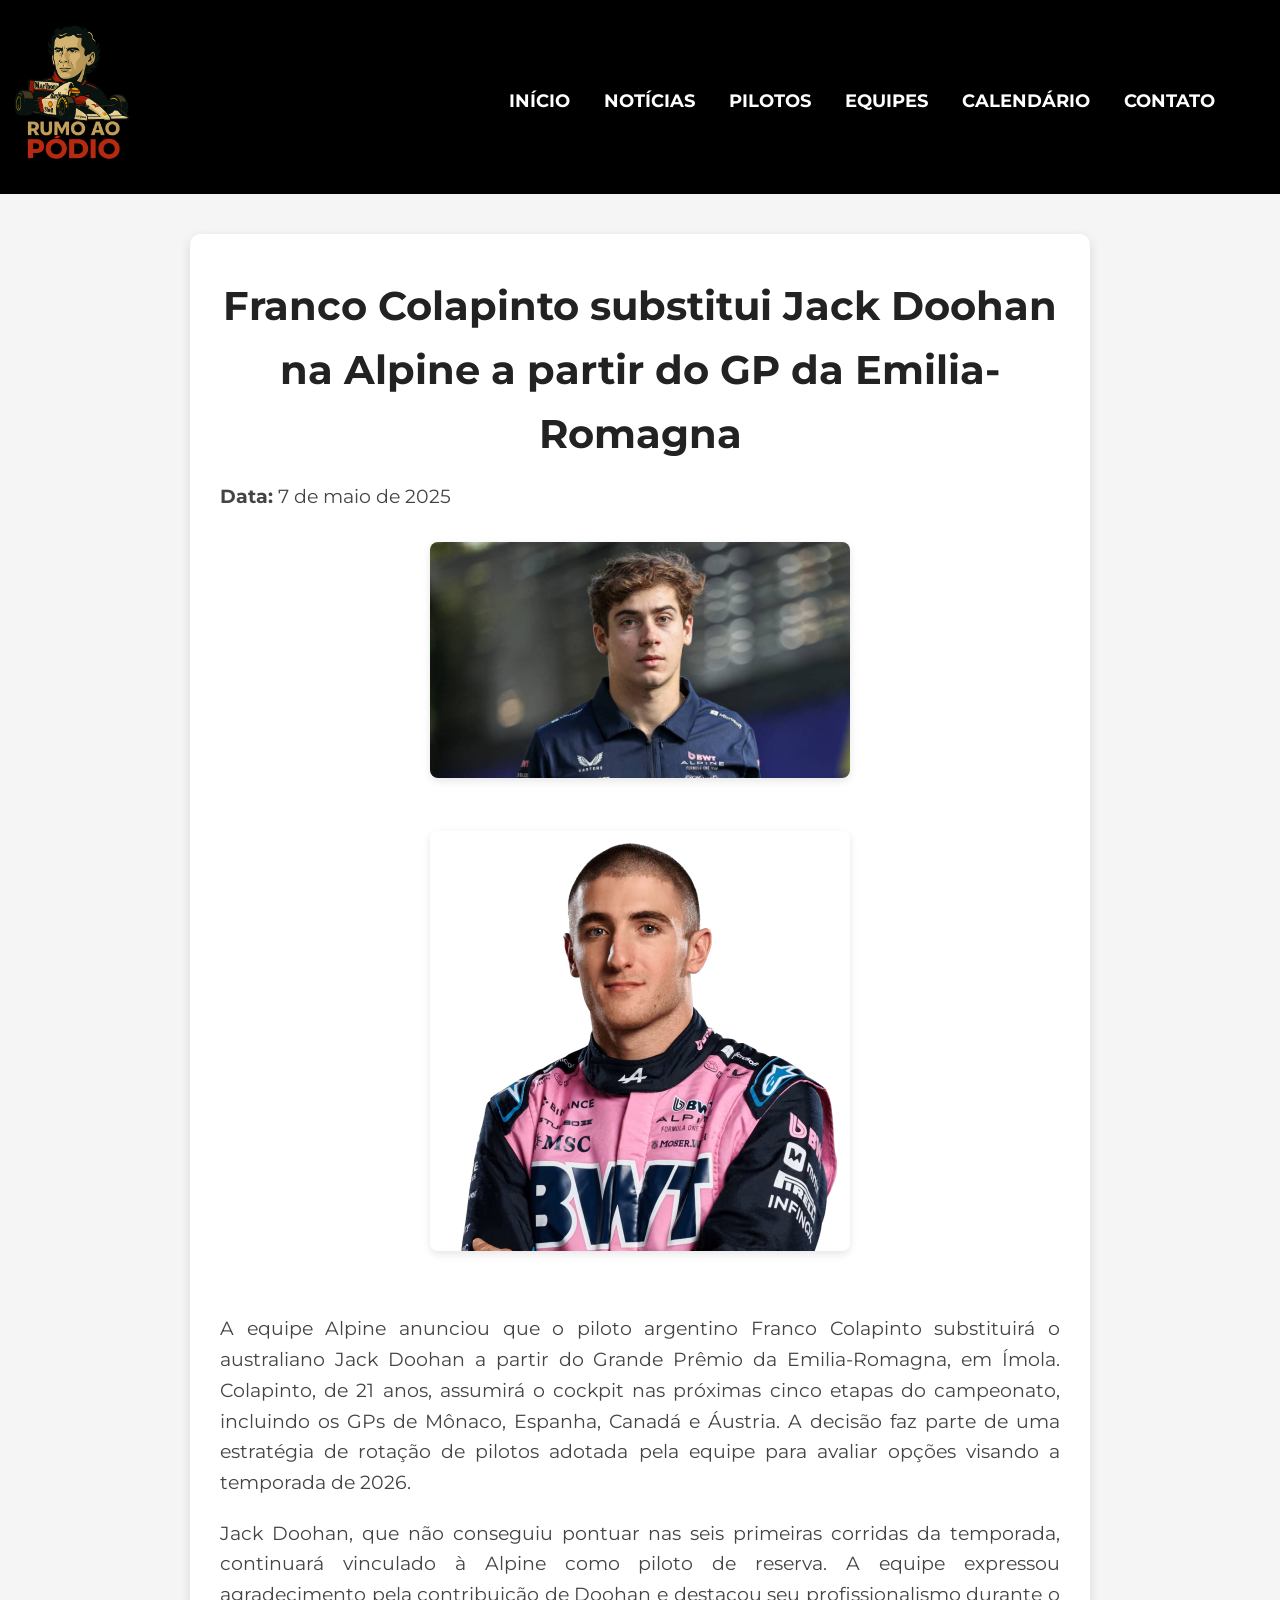
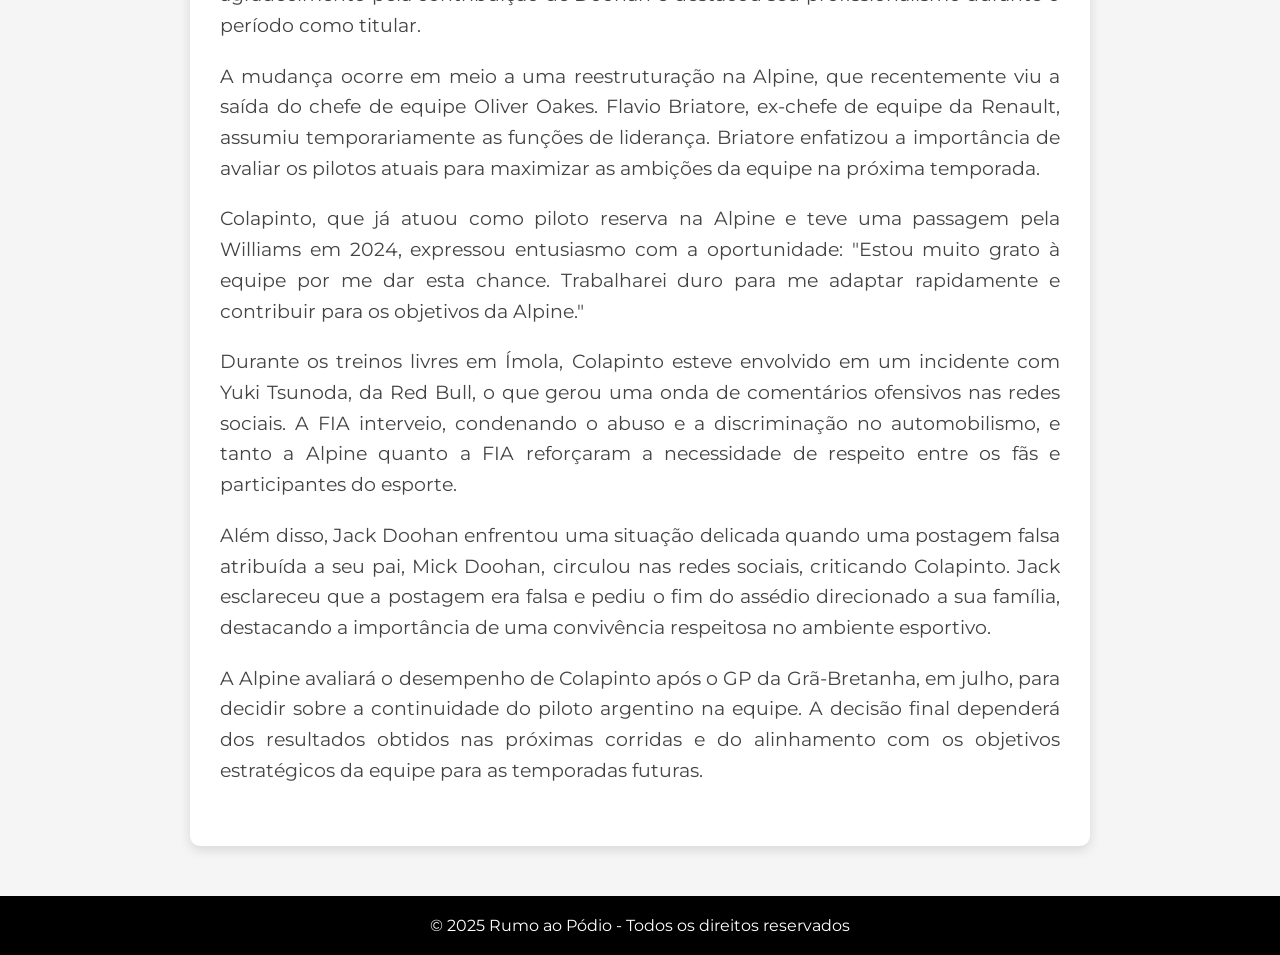
<file: noticia-doohan-colapinto.html>
<!DOCTYPE html>
<html lang="pt-br">

<head>
  <meta charset="UTF-8">
  <meta name="viewport" content="width=device-width, initial-scale=1.0">
  <title>Franco Colapinto substitui Jack Doohan na Alpine a partir do GP da Emilia-Romagna</title>
  <link href="https://fonts.googleapis.com/css2?family=Montserrat&display=swap" rel="stylesheet">
  <link rel="stylesheet" href="style.css">
</head>

<body>
  <header>
    <div class="logo">
      <img src="logo.png" alt="Logo Rumo ao Pódio">
    </div>
    <nav>
      <ul>
        <li><a href="index.html">Início</a></li>
        <li><a href="noticias.html">Notícias</a></li>
        <li><a href="pilotos.html">Pilotos</a></li>
        <li><a href="equipes.html">Equipes</a></li>
        <li><a href="calendario.html">Calendário</a></li>
        <li><a href="contato.html">Contato</a></li>
      </ul>
    </nav>
  </header>

  <main>
    <article class="noticia-detalhada">
      <h1>Franco Colapinto substitui Jack Doohan na Alpine a partir do GP da Emilia-Romagna</h1>
      <p><strong>Data:</strong> 7 de maio de 2025</p>

      <div class="imagem-noticia">
        <div class="imagem-colapinto">
          <img src="colapinto.jpg" alt="Franco Colapinto na F1">
        </div>
        <div class="imagem-doohan">
          <img src="doohan.jpg" alt="Jack Doohan na F1">
        </div>
      </div>

      <p>A equipe Alpine anunciou que o piloto argentino Franco Colapinto substituirá o australiano Jack Doohan a partir do Grande Prêmio da Emilia-Romagna, em Ímola. Colapinto, de 21 anos, assumirá o cockpit nas próximas cinco etapas do campeonato, incluindo os GPs de Mônaco, Espanha, Canadá e Áustria. A decisão faz parte de uma estratégia de rotação de pilotos adotada pela equipe para avaliar opções visando a temporada de 2026.</p>

      <p>Jack Doohan, que não conseguiu pontuar nas seis primeiras corridas da temporada, continuará vinculado à Alpine como piloto de reserva. A equipe expressou agradecimento pela contribuição de Doohan e destacou seu profissionalismo durante o período como titular.</p>

      <p>A mudança ocorre em meio a uma reestruturação na Alpine, que recentemente viu a saída do chefe de equipe Oliver Oakes. Flavio Briatore, ex-chefe de equipe da Renault, assumiu temporariamente as funções de liderança. Briatore enfatizou a importância de avaliar os pilotos atuais para maximizar as ambições da equipe na próxima temporada.</p>

      <p>Colapinto, que já atuou como piloto reserva na Alpine e teve uma passagem pela Williams em 2024, expressou entusiasmo com a oportunidade: "Estou muito grato à equipe por me dar esta chance. Trabalharei duro para me adaptar rapidamente e contribuir para os objetivos da Alpine."</p>

      <p>Durante os treinos livres em Ímola, Colapinto esteve envolvido em um incidente com Yuki Tsunoda, da Red Bull, o que gerou uma onda de comentários ofensivos nas redes sociais. A FIA interveio, condenando o abuso e a discriminação no automobilismo, e tanto a Alpine quanto a FIA reforçaram a necessidade de respeito entre os fãs e participantes do esporte.</p>

      <p>Além disso, Jack Doohan enfrentou uma situação delicada quando uma postagem falsa atribuída a seu pai, Mick Doohan, circulou nas redes sociais, criticando Colapinto. Jack esclareceu que a postagem era falsa e pediu o fim do assédio direcionado a sua família, destacando a importância de uma convivência respeitosa no ambiente esportivo.</p>

      <p>A Alpine avaliará o desempenho de Colapinto após o GP da Grã-Bretanha, em julho, para decidir sobre a continuidade do piloto argentino na equipe. A decisão final dependerá dos resultados obtidos nas próximas corridas e do alinhamento com os objetivos estratégicos da equipe para as temporadas futuras.</p>
    </article>
  </main>

  <footer>
    <p>&copy; 2025 Rumo ao Pódio - Todos os direitos reservados</p>
  </footer>
</body>

</html>
</file>
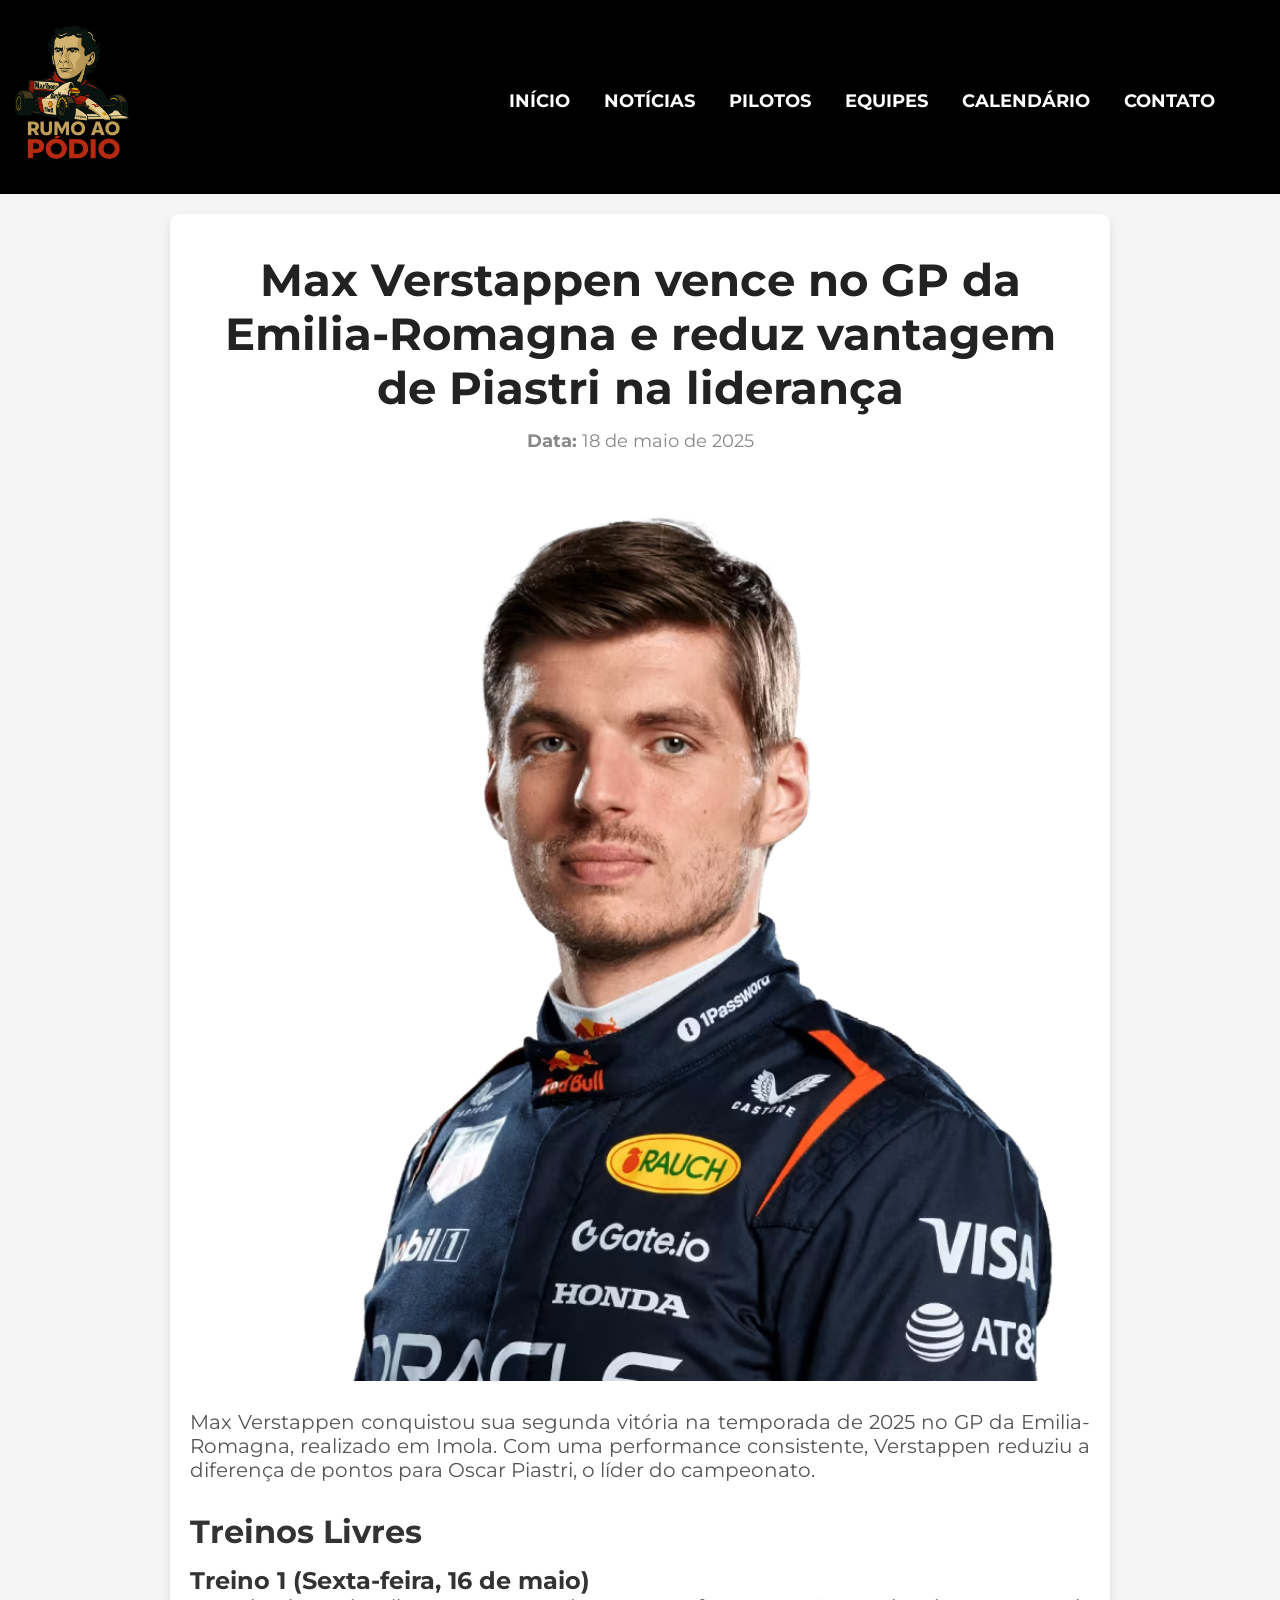
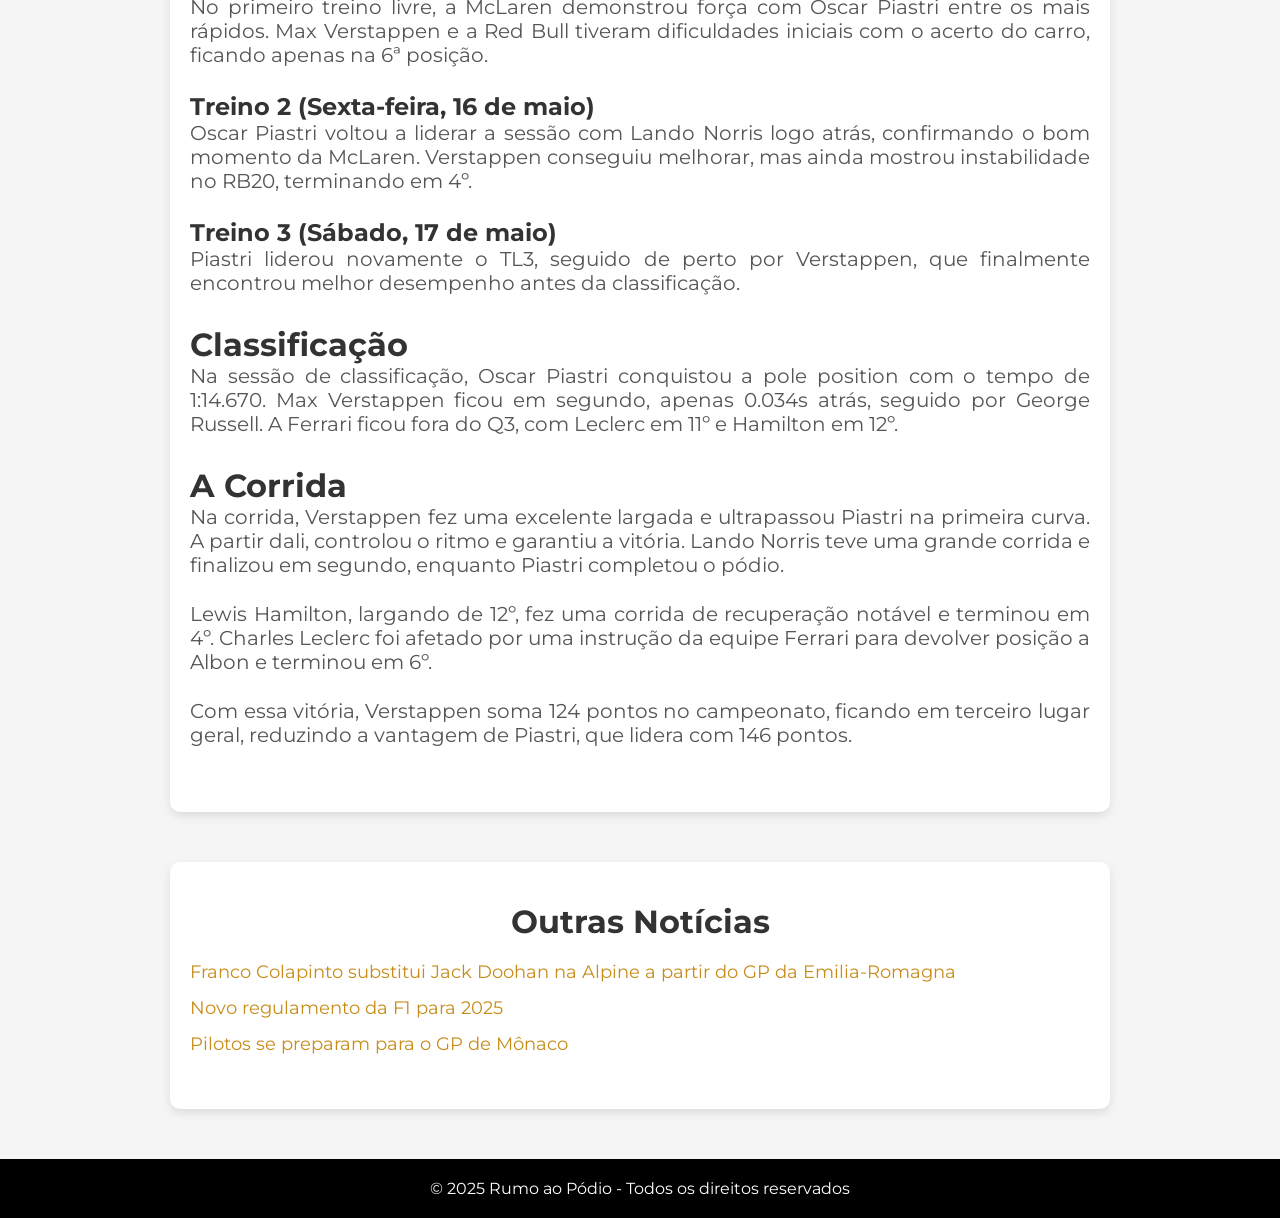
<file: noticia-gp-imola.html>
<!DOCTYPE html>
<html lang="pt-br">

<head>
  <meta charset="UTF-8">
  <meta name="viewport" content="width=device-width, initial-scale=1.0">
  <title>Max Verstappen vence no GP da Emilia-Romagna e reduz vantagem de Piastri na liderança</title>
  <link href="https://fonts.googleapis.com/css2?family=Montserrat&display=swap" rel="stylesheet">
  <link rel="stylesheet" href="style.css">
</head>

<body>
  <header>
    <div class="logo">
      <img src="logo.png" alt="Logo Rumo ao Pódio">
    </div>
    <nav>
      <ul>
        <li><a href="index.html">Início</a></li>
        <li><a href="noticias.html">Notícias</a></li>
        <li><a href="pilotos.html">Pilotos</a></li>
        <li><a href="equipes.html">Equipes</a></li>
        <li><a href="calendario.html">Calendário</a></li>
        <li><a href="contato.html">Contato</a></li>
      </ul>
    </nav>
  </header>

  <main>
    <section class="noticia-principal">
      <div class="container">
        <h1>Max Verstappen vence no GP da Emilia-Romagna e reduz vantagem de Piastri na liderança</h1>
        <p class="data-noticia"><strong>Data:</strong> 18 de maio de 2025</p>

        <div class="imagem-noticia">
          <img src="verstappen.jpg" alt="Max Verstappen no GP de Imola">
        </div>

        <div class="conteudo-noticia">
          <p>Max Verstappen conquistou sua segunda vitória na temporada de 2025 no GP da Emilia-Romagna, realizado em Imola. Com uma performance consistente, Verstappen reduziu a diferença de pontos para Oscar Piastri, o líder do campeonato.</p>

          <h2>Treinos Livres</h2>

          <h3>Treino 1 (Sexta-feira, 16 de maio)</h3>
          <p>No primeiro treino livre, a McLaren demonstrou força com Oscar Piastri entre os mais rápidos. Max Verstappen e a Red Bull tiveram dificuldades iniciais com o acerto do carro, ficando apenas na 6ª posição.</p>

          <h3>Treino 2 (Sexta-feira, 16 de maio)</h3>
          <p>Oscar Piastri voltou a liderar a sessão com Lando Norris logo atrás, confirmando o bom momento da McLaren. Verstappen conseguiu melhorar, mas ainda mostrou instabilidade no RB20, terminando em 4º.</p>

          <h3>Treino 3 (Sábado, 17 de maio)</h3>
          <p>Piastri liderou novamente o TL3, seguido de perto por Verstappen, que finalmente encontrou melhor desempenho antes da classificação.</p>

          <h2>Classificação</h2>
          <p>Na sessão de classificação, Oscar Piastri conquistou a pole position com o tempo de 1:14.670. Max Verstappen ficou em segundo, apenas 0.034s atrás, seguido por George Russell. A Ferrari ficou fora do Q3, com Leclerc em 11º e Hamilton em 12º.</p>

          <h2>A Corrida</h2>
          <p>Na corrida, Verstappen fez uma excelente largada e ultrapassou Piastri na primeira curva. A partir dali, controlou o ritmo e garantiu a vitória. Lando Norris teve uma grande corrida e finalizou em segundo, enquanto Piastri completou o pódio.</p>

          <p>Lewis Hamilton, largando de 12º, fez uma corrida de recuperação notável e terminou em 4º. Charles Leclerc foi afetado por uma instrução da equipe Ferrari para devolver posição a Albon e terminou em 6º.</p>

          <p>Com essa vitória, Verstappen soma 124 pontos no campeonato, ficando em terceiro lugar geral, reduzindo a vantagem de Piastri, que lidera com 146 pontos.</p>
        </div>
      </div>
    </section>

    <section class="outros-artigos">
      <h2>Outras Notícias</h2>
      <ul>
        <li><a href="noticia-doohan-colapinto.html">Franco Colapinto substitui Jack Doohan na Alpine a partir do GP da Emilia-Romagna</a></li>
        <li><a href="noticias.html">Novo regulamento da F1 para 2025</a></li>
        <li><a href="noticias.html">Pilotos se preparam para o GP de Mônaco</a></li>
      </ul>
    </section>
  </main>

  <footer>
    <p>&copy; 2025 Rumo ao Pódio - Todos os direitos reservados</p>
  </footer>
</body>

</html>
</file>
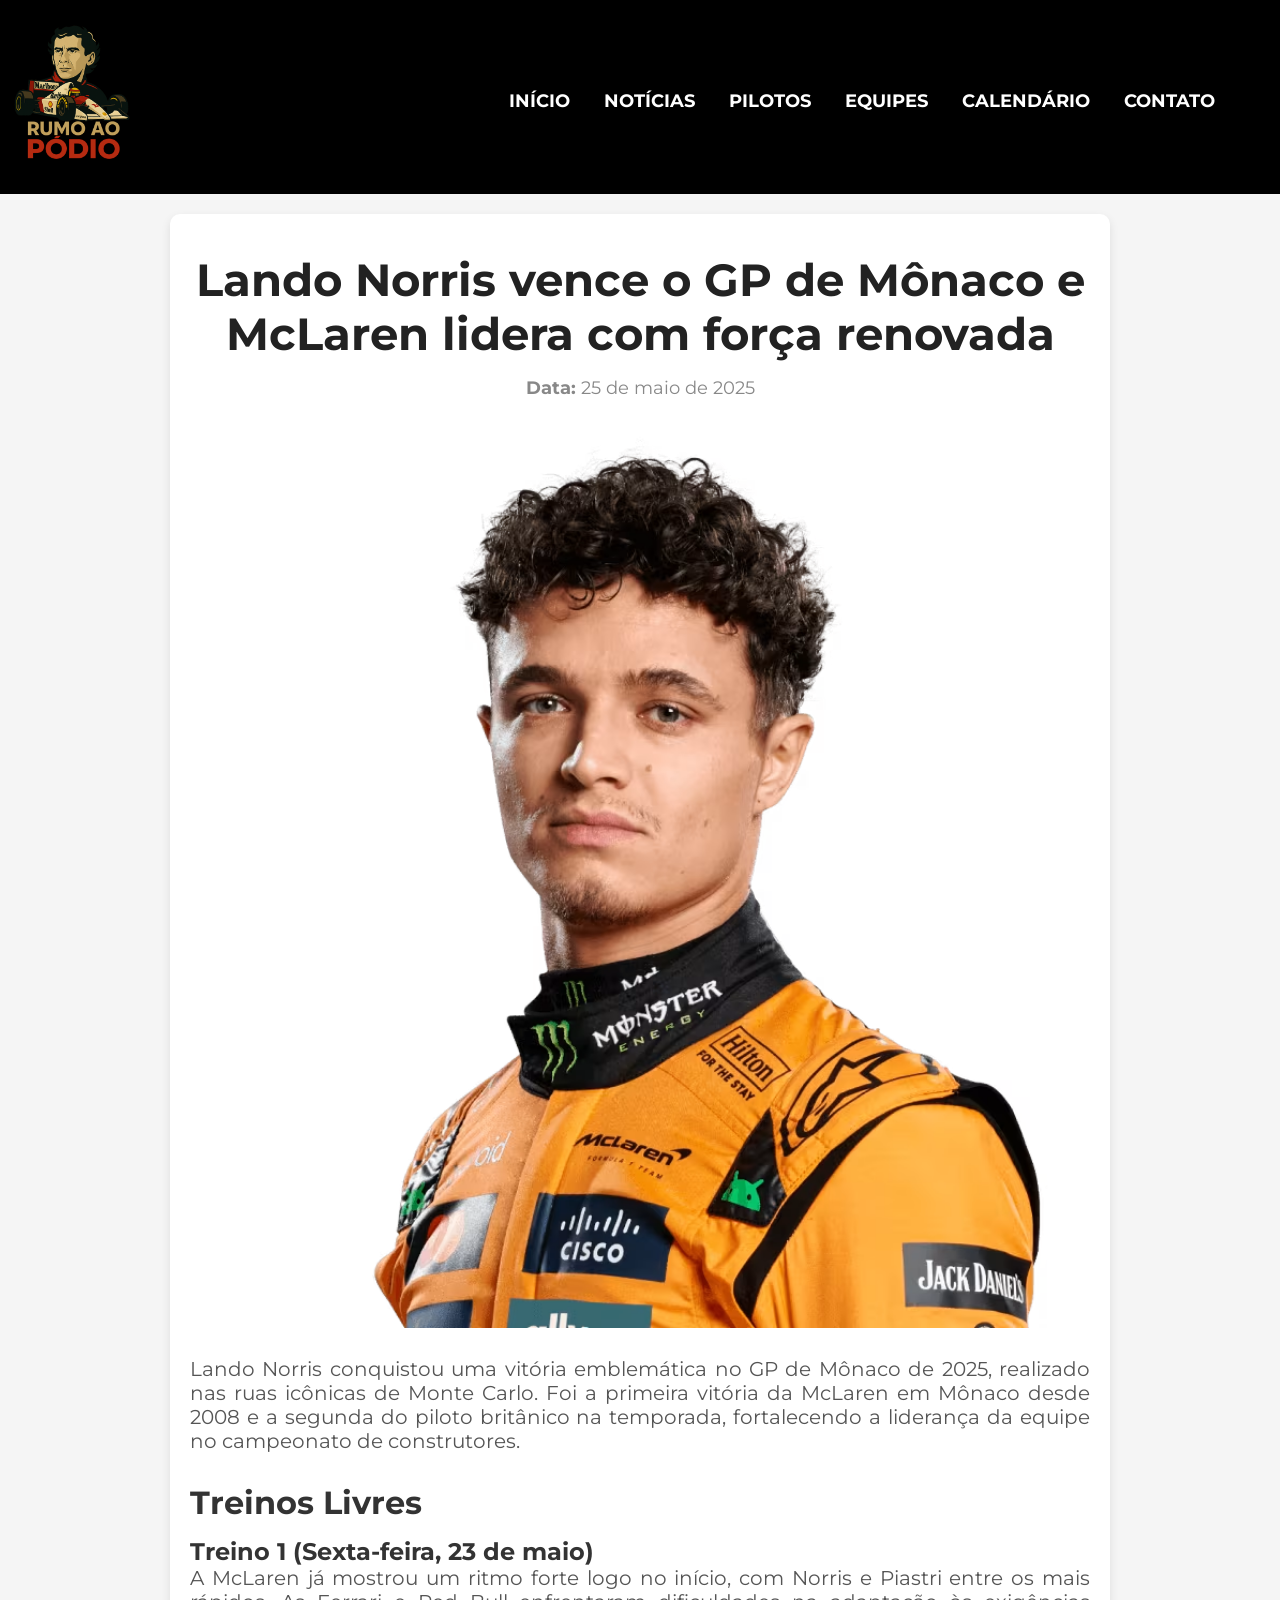
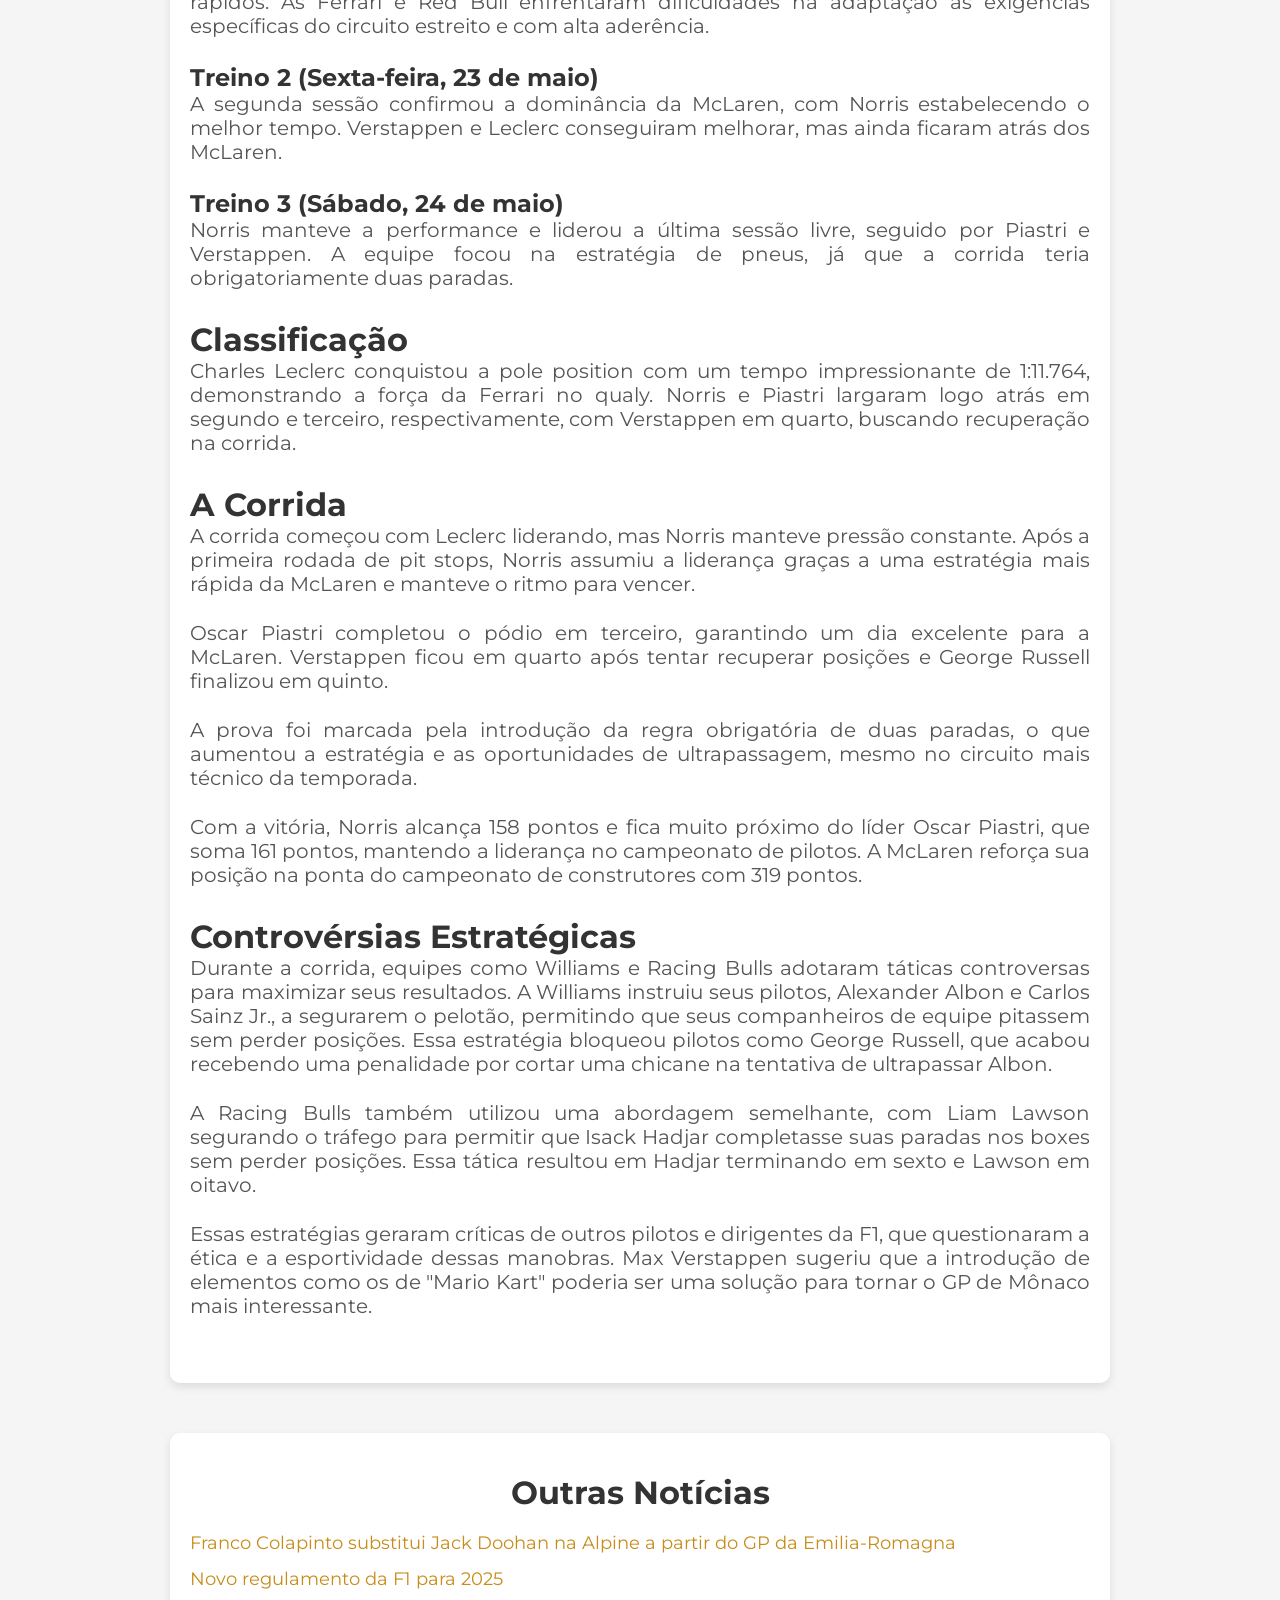
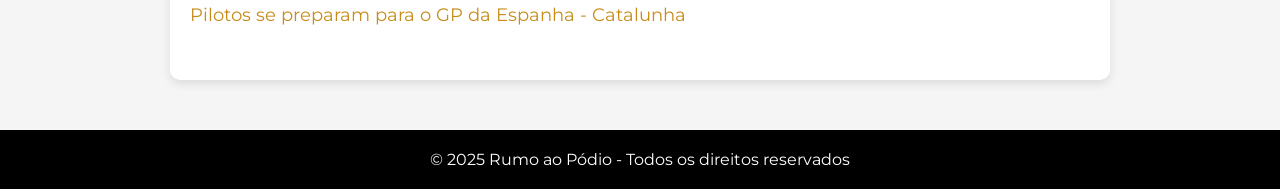
<file: noticia-gp-monaco.html>
<!DOCTYPE html>
<html lang="pt-br">

<head>
  <meta charset="UTF-8" />
  <meta name="viewport" content="width=device-width, initial-scale=1" />
  <title>Lando Norris vence o GP de Mônaco e McLaren lidera com força renovada</title>
  <link href="https://fonts.googleapis.com/css2?family=Montserrat&display=swap" rel="stylesheet" />
  <link rel="stylesheet" href="style.css" />
</head>

<body>
  <header>
    <div class="logo">
      <img src="logo.png" alt="Logo Rumo ao Pódio" />
    </div>
    <nav>
      <ul>
        <li><a href="index.html">Início</a></li>
        <li><a href="noticias.html">Notícias</a></li>
        <li><a href="pilotos.html">Pilotos</a></li>
        <li><a href="equipes.html">Equipes</a></li>
        <li><a href="calendario.html">Calendário</a></li>
        <li><a href="contato.html">Contato</a></li>
      </ul>
    </nav>
  </header>

  <main>
    <section class="noticia-principal">
      <div class="container">
        <h1>Lando Norris vence o GP de Mônaco e McLaren lidera com força renovada</h1>
        <p class="data-noticia"><strong>Data:</strong> 25 de maio de 2025</p>

        <div class="imagem-noticia">
          <img src="norris.jpg" alt="Lando Norris celebra vitória no GP de Mônaco" />
        </div>

        <div class="conteudo-noticia">
          <p>
            Lando Norris conquistou uma vitória emblemática no GP de Mônaco de 2025, realizado nas ruas icônicas de Monte Carlo.
            Foi a primeira vitória da McLaren em Mônaco desde 2008 e a segunda do piloto britânico na temporada, fortalecendo a liderança da equipe no campeonato de construtores.
          </p>

          <h2>Treinos Livres</h2>

          <h3>Treino 1 (Sexta-feira, 23 de maio)</h3>
          <p>
            A McLaren já mostrou um ritmo forte logo no início, com Norris e Piastri entre os mais rápidos. As Ferrari e Red Bull enfrentaram dificuldades na adaptação às exigências específicas do circuito estreito e com alta aderência.
          </p>

          <h3>Treino 2 (Sexta-feira, 23 de maio)</h3>
          <p>
            A segunda sessão confirmou a dominância da McLaren, com Norris estabelecendo o melhor tempo. Verstappen e Leclerc conseguiram melhorar, mas ainda ficaram atrás dos McLaren.
          </p>

          <h3>Treino 3 (Sábado, 24 de maio)</h3>
          <p>
            Norris manteve a performance e liderou a última sessão livre, seguido por Piastri e Verstappen. A equipe focou na estratégia de pneus, já que a corrida teria obrigatoriamente duas paradas.
          </p>

          <h2>Classificação</h2>
          <p>
            Charles Leclerc conquistou a pole position com um tempo impressionante de 1:11.764, demonstrando a força da Ferrari no qualy. Norris e Piastri largaram logo atrás em segundo e terceiro, respectivamente,
            com Verstappen em quarto, buscando recuperação na corrida.
          </p>

          <h2>A Corrida</h2>
          <p>
            A corrida começou com Leclerc liderando, mas Norris manteve pressão constante. Após a primeira rodada de pit stops, Norris assumiu a liderança graças a uma estratégia mais rápida da McLaren e manteve o ritmo para vencer.
          </p>
          <p>
            Oscar Piastri completou o pódio em terceiro, garantindo um dia excelente para a McLaren. Verstappen ficou em quarto após tentar recuperar posições e George Russell finalizou em quinto.
          </p>
          <p>
            A prova foi marcada pela introdução da regra obrigatória de duas paradas, o que aumentou a estratégia e as oportunidades de ultrapassagem, mesmo no circuito mais técnico da temporada.
          </p>
          <p>
            Com a vitória, Norris alcança 158 pontos e fica muito próximo do líder Oscar Piastri, que soma 161 pontos, mantendo a liderança no campeonato de pilotos. A McLaren reforça sua posição na ponta do campeonato de construtores com 319 pontos.
          </p>

          <h2>Controvérsias Estratégicas</h2>
          <p>
            Durante a corrida, equipes como Williams e Racing Bulls adotaram táticas controversas para maximizar seus resultados. A Williams instruiu seus pilotos, Alexander Albon e Carlos Sainz Jr., a segurarem o pelotão, permitindo que seus companheiros de equipe pitassem sem perder posições. Essa estratégia bloqueou pilotos como George Russell, que acabou recebendo uma penalidade por cortar uma chicane na tentativa de ultrapassar Albon.
          </p>
          <p>
            A Racing Bulls também utilizou uma abordagem semelhante, com Liam Lawson segurando o tráfego para permitir que Isack Hadjar completasse suas paradas nos boxes sem perder posições. Essa tática resultou em Hadjar terminando em sexto e Lawson em oitavo.
          </p>
          <p>
            Essas estratégias geraram críticas de outros pilotos e dirigentes da F1, que questionaram a ética e a esportividade dessas manobras. Max Verstappen sugeriu que a introdução de elementos como os de "Mario Kart" poderia ser uma solução para tornar o GP de Mônaco mais interessante.
          </p>
        </div>
      </div>
    </section>

    <section class="outros-artigos">
      <h2>Outras Notícias</h2>
      <ul>
        <li><a href="noticia-doohan-colapinto.html">Franco Colapinto substitui Jack Doohan na Alpine a partir do GP da Emilia-Romagna</a></li>
       <li><a href="regulamento.html">Novo regulamento da F1 para 2025</a></li>
        <li><a href="noticias.html">Pilotos se preparam para o GP da Espanha - Catalunha</a></li>
      </ul>
    </section>
  </main>

  <footer>
    <p>&copy; 2025 Rumo ao Pódio - Todos os direitos reservados</p>
  </footer>
</body>

</html>
</file>
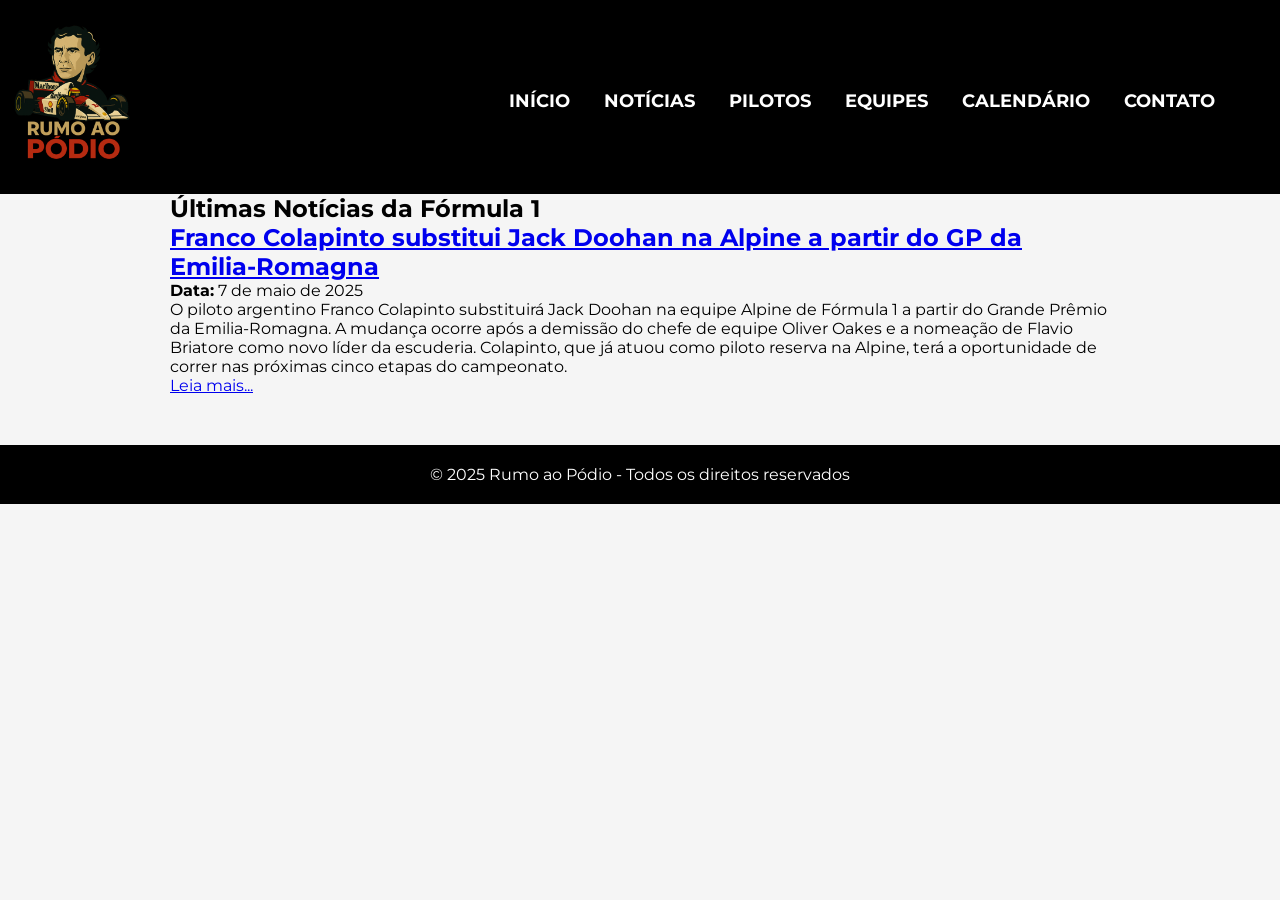
<file: noticias.html>
<!DOCTYPE html>
<html lang="pt-br">

<head>
  <meta charset="UTF-8">
  <meta name="viewport" content="width=device-width, initial-scale=1.0">
  <title>Notícias - Rumo ao Pódio</title>
  <link href="https://fonts.googleapis.com/css2?family=Montserrat&display=swap" rel="stylesheet">
  <link rel="stylesheet" href="style.css">
</head>

<body>
  <header>
    <div class="logo">
      <img src="logo.png" alt="Logo Rumo ao Pódio">
    </div>
    <nav>
      <ul>
        <li><a href="index.html">Início</a></li>
        <li><a href="noticias.html">Notícias</a></li>
        <li><a href="pilotos.html">Pilotos</a></li>
        <li><a href="equipes.html">Equipes</a></li>
        <li><a href="calendario.html">Calendário</a></li>
        <li><a href="contato.html">Contato</a></li>
      </ul>
    </nav>
  </header>

  <main>
    <section class="noticias">
      <h1>Últimas Notícias da Fórmula 1</h1>

      <article class="noticia">
        <h2><a href="noticia-doohan-colapinto.html">Franco Colapinto substitui Jack Doohan na Alpine a partir do GP da
            Emilia-Romagna</a></h2>
        <p><strong>Data:</strong> 7 de maio de 2025</p>

        <p>O piloto argentino Franco Colapinto substituirá Jack Doohan na equipe Alpine de Fórmula 1 a partir do Grande
          Prêmio da Emilia-Romagna. A mudança ocorre após a demissão do chefe de equipe Oliver Oakes e a nomeação de
          Flavio Briatore como novo líder da escuderia. Colapinto, que já atuou como piloto reserva na Alpine, terá a
          oportunidade de correr nas próximas cinco etapas do campeonato.</p>
        <a href="noticia-doohan-colapinto.html">Leia mais...</a>
      </article>
    </section>
  </main>

  <footer>
    <p>&copy; 2025 Rumo ao Pódio - Todos os direitos reservados</p>
  </footer>
</body>

</html>
</file>
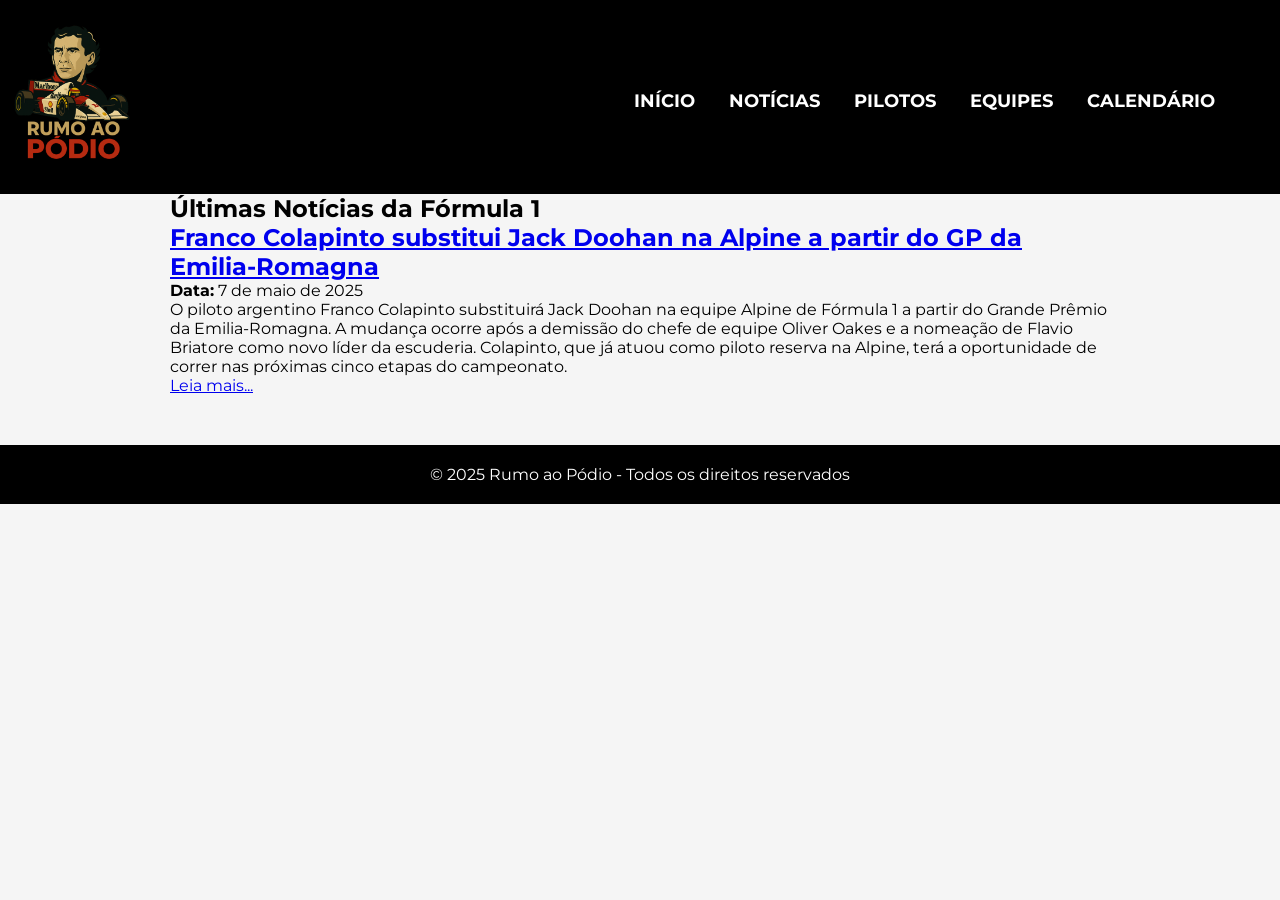
<file: noticis.html>
<!DOCTYPE html>
<html lang="pt-br">

<head>
  <meta charset="UTF-8">
  <meta name="viewport" content="width=device-width, initial-scale=1.0">
  <title>Notícias - Rumo ao Pódio</title>
  <link href="https://fonts.googleapis.com/css2?family=Montserrat&display=swap" rel="stylesheet">
  <link rel="stylesheet" href="style.css">
</head>

<body>
  <header>
    <div class="logo">
      <img src="logo.png" alt="Logo Rumo ao Pódio">
    </div>
    <nav>
      <ul>
        <li><a href="index.html">Início</a></li>
        <li><a href="noticias.html">Notícias</a></li>
        <li><a href="pilotos.html">Pilotos</a></li>
        <li><a href="equipes.html">Equipes</a></li>
        <li><a href="calendario.html">Calendário</a></li>
      </ul>
    </nav>
  </header>

  <main>
    <section class="noticias">
      <h1>Últimas Notícias da Fórmula 1</h1>

      <article class="noticia">
        <h2><a href="noticia-doohan-colapinto.html">Franco Colapinto substitui Jack Doohan na Alpine a partir do GP da
            Emilia-Romagna</a></h2>
        <p><strong>Data:</strong> 7 de maio de 2025</p>

        <p>O piloto argentino Franco Colapinto substituirá Jack Doohan na equipe Alpine de Fórmula 1 a partir do Grande
          Prêmio da Emilia-Romagna. A mudança ocorre após a demissão do chefe de equipe Oliver Oakes e a nomeação de
          Flavio Briatore como novo líder da escuderia. Colapinto, que já atuou como piloto reserva na Alpine, terá a
          oportunidade de correr nas próximas cinco etapas do campeonato.</p>
        <a href="noticia-doohan-colapinto.html">Leia mais...</a>
      </article>
    </section>
  </main>

  <footer>
    <p>&copy; 2025 Rumo ao Pódio - Todos os direitos reservados</p>
  </footer>
</body>

</html>
</file>
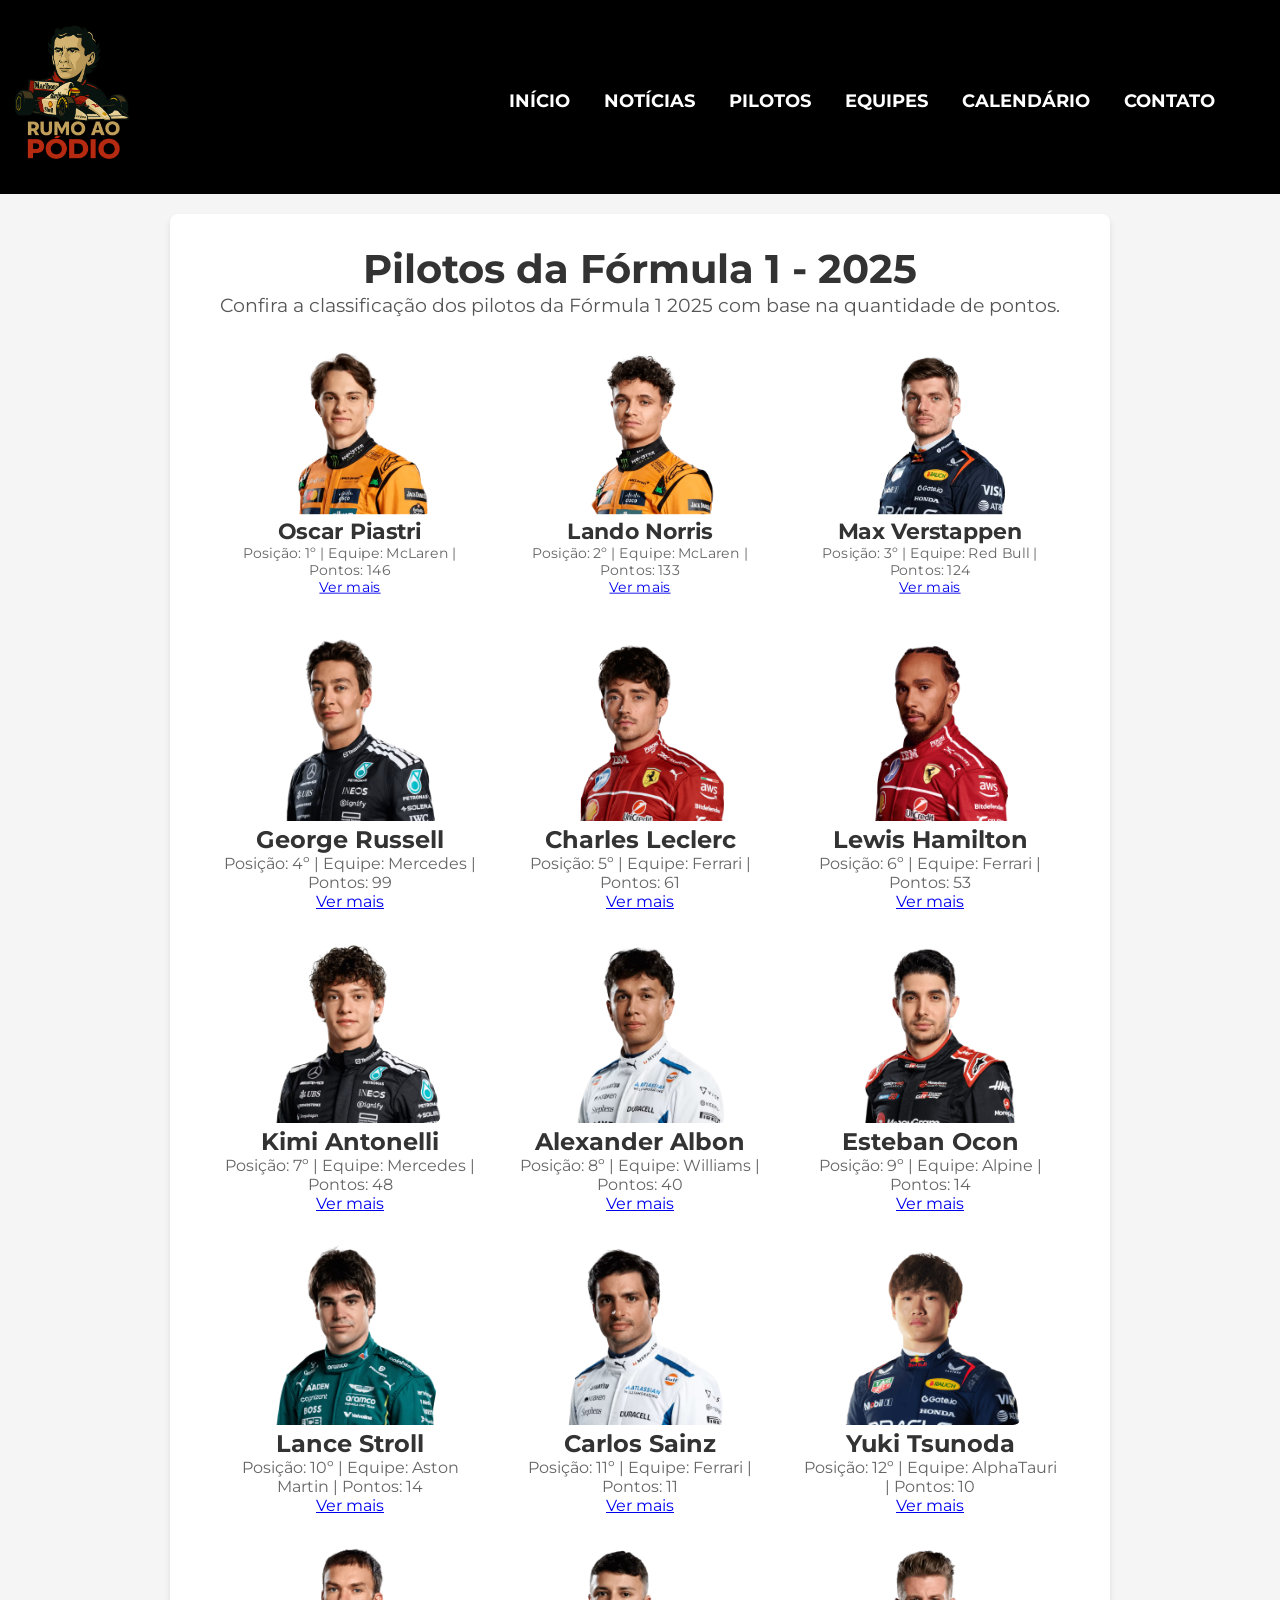
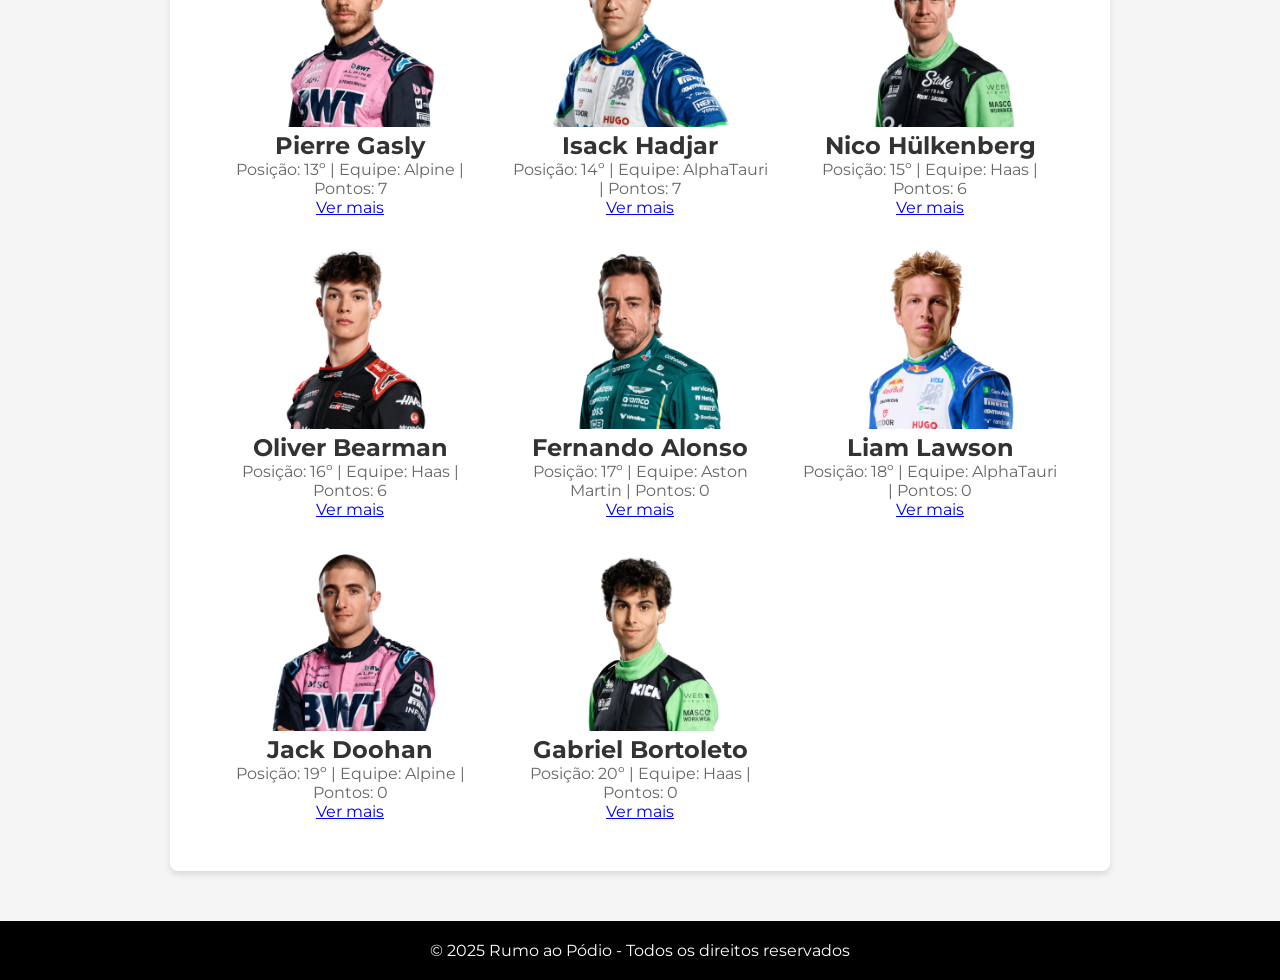
<file: pilotos.html>
<!DOCTYPE html>
<html lang="pt-br">
<head>
  <meta charset="UTF-8" />
  <meta name="viewport" content="width=device-width, initial-scale=1.0"/>
  <title>Pilotos - Rumo ao Pódio</title>
  <link href="https://fonts.googleapis.com/css2?family=Montserrat&display=swap" rel="stylesheet" />
  <link rel="stylesheet" href="style.css" />
</head>
<body>
  <header>
    <div class="logo">
      <img src="logo.png" alt="Logo Rumo ao Pódio" />
    </div>
    <nav>
      <ul>
        <li><a href="index.html">Início</a></li>
        <li><a href="noticias.html">Notícias</a></li>
        <li><a href="pilotos.html">Pilotos</a></li>
        <li><a href="equipes.html">Equipes</a></li>
        <li><a href="calendario.html">Calendário</a></li>
        <li><a href="contato.html">Contato</a></li>
      </ul>
    </nav>
  </header>

  <main>
    <section class="pilotos">
      <h1>Pilotos da Fórmula 1 - 2025</h1>
      <p>Confira a classificação dos pilotos da Fórmula 1 2025 com base na quantidade de pontos.</p>

      <div class="pilotos-grid">
        <div class="piloto-item maior">
          <img src="piastri.jpg" alt="Oscar Piastri" />
          <h3>Oscar Piastri</h3>
          <p>Posição: 1º | Equipe: McLaren | Pontos: 146</p>
          <a href="piloto-piastri.html">Ver mais</a>
        </div>

        <div class="piloto-item maior">
          <img src="norris.jpg" alt="Lando Norris" />
          <h3>Lando Norris</h3>
          <p>Posição: 2º | Equipe: McLaren | Pontos: 133</p>
          <a href="piloto-norris.html">Ver mais</a>
        </div>

        <div class="piloto-item maior">
          <img src="verstappen.jpg" alt="Max Verstappen" />
          <h3>Max Verstappen</h3>
          <p>Posição: 3º | Equipe: Red Bull | Pontos: 124</p>
          <a href="piloto-verstappen.html">Ver mais</a>
        </div>

        <div class="piloto-item">
          <img src="russell.jpg" alt="George Russell" />
          <h3>George Russell</h3>
          <p>Posição: 4º | Equipe: Mercedes | Pontos: 99</p>
          <a href="piloto-russell.html">Ver mais</a>
        </div>

        <div class="piloto-item">
          <img src="leclerc.jpg" alt="Charles Leclerc" />
          <h3>Charles Leclerc</h3>
          <p>Posição: 5º | Equipe: Ferrari | Pontos: 61</p>
          <a href="piloto-leclerc.html">Ver mais</a>
        </div>

        <div class="piloto-item">
          <img src="hamilton.jpg" alt="Lewis Hamilton" />
          <h3>Lewis Hamilton</h3>
          <p>Posição: 6º | Equipe: Ferrari | Pontos: 53</p>
          <a href="piloto-hamilton.html">Ver mais</a>
        </div>

        <div class="piloto-item">
          <img src="antonelli.jpg" alt="Kimi Antonelli" />
          <h3>Kimi Antonelli</h3>
          <p>Posição: 7º | Equipe: Mercedes | Pontos: 48</p>
          <a href="piloto-antonelli.html">Ver mais</a>
        </div>

        <div class="piloto-item">
          <img src="albon.jpg" alt="Alexander Albon" />
          <h3>Alexander Albon</h3>
          <p>Posição: 8º | Equipe: Williams | Pontos: 40</p>
          <a href="piloto-albon.html">Ver mais</a>
        </div>

        <div class="piloto-item">
          <img src="ocon.jpg" alt="Esteban Ocon" />
          <h3>Esteban Ocon</h3>
          <p>Posição: 9º | Equipe: Alpine | Pontos: 14</p>
          <a href="piloto-ocon.html">Ver mais</a>
        </div>

        <div class="piloto-item">
          <img src="stroll.jpg" alt="Lance Stroll" />
          <h3>Lance Stroll</h3>
          <p>Posição: 10º | Equipe: Aston Martin | Pontos: 14</p>
          <a href="piloto-stroll.html">Ver mais</a>
        </div>

        <div class="piloto-item">
          <img src="sainz.jpg" alt="Carlos Sainz" />
          <h3>Carlos Sainz</h3>
          <p>Posição: 11º | Equipe: Ferrari | Pontos: 11</p>
          <a href="piloto-sainz.html">Ver mais</a>
        </div>

        <div class="piloto-item">
          <img src="tsunoda.jpg" alt="Yuki Tsunoda" />
          <h3>Yuki Tsunoda</h3>
          <p>Posição: 12º | Equipe: AlphaTauri | Pontos: 10</p>
          <a href="piloto-tsunoda.html">Ver mais</a>
        </div>

        <div class="piloto-item">
          <img src="gasly.jpg" alt="Pierre Gasly" />
          <h3>Pierre Gasly</h3>
          <p>Posição: 13º | Equipe: Alpine | Pontos: 7</p>
          <a href="piloto-gasly.html">Ver mais</a>
        </div>

        <div class="piloto-item">
          <img src="hadjar.jpg" alt="Isack Hadjar" />
          <h3>Isack Hadjar</h3>
          <p>Posição: 14º | Equipe: AlphaTauri | Pontos: 7</p>
          <a href="piloto-hadjar.html">Ver mais</a>
        </div>

        <div class="piloto-item">
          <img src="hulkenberg.jpg" alt="Nico Hülkenberg" />
          <h3>Nico Hülkenberg</h3>
          <p>Posição: 15º | Equipe: Haas | Pontos: 6</p>
          <a href="piloto-hulkenberg.html">Ver mais</a>
        </div>

        <div class="piloto-item">
          <img src="bearman.jpg" alt="Oliver Bearman" />
          <h3>Oliver Bearman</h3>
          <p>Posição: 16º | Equipe: Haas | Pontos: 6</p>
          <a href="piloto-bearman.html">Ver mais</a>
        </div>

        <div class="piloto-item">
          <img src="alonso.jpg" alt="Fernando Alonso" />
          <h3>Fernando Alonso</h3>
          <p>Posição: 17º | Equipe: Aston Martin | Pontos: 0</p>
          <a href="piloto-alonso.html">Ver mais</a>
        </div>

        <div class="piloto-item">
          <img src="lawson.jpg" alt="Liam Lawson" />
          <h3>Liam Lawson</h3>
          <p>Posição: 18º | Equipe: AlphaTauri | Pontos: 0</p>
          <a href="piloto-lawson.html">Ver mais</a>
        </div>

        <div class="piloto-item">
          <img src="doohan.jpg" alt="Jack Doohan" />
          <h3>Jack Doohan</h3>
          <p>Posição: 19º | Equipe: Alpine | Pontos: 0</p>
          <a href="piloto-doohan.html">Ver mais</a>
        </div>

        <div class="piloto-item">
          <img src="bortoleto.jpg" alt="Gabriel Bortoleto" />
          <h3>Gabriel Bortoleto</h3>
          <p>Posição: 20º | Equipe: Haas | Pontos: 0</p>
          <a href="piloto-bortoleto.html">Ver mais</a>
        </div>
      </div>
    </section>
  </main>

  <footer>
    <p>&copy; 2025 Rumo ao Pódio - Todos os direitos reservados</p>
  </footer>
</body>
</html>
</file>
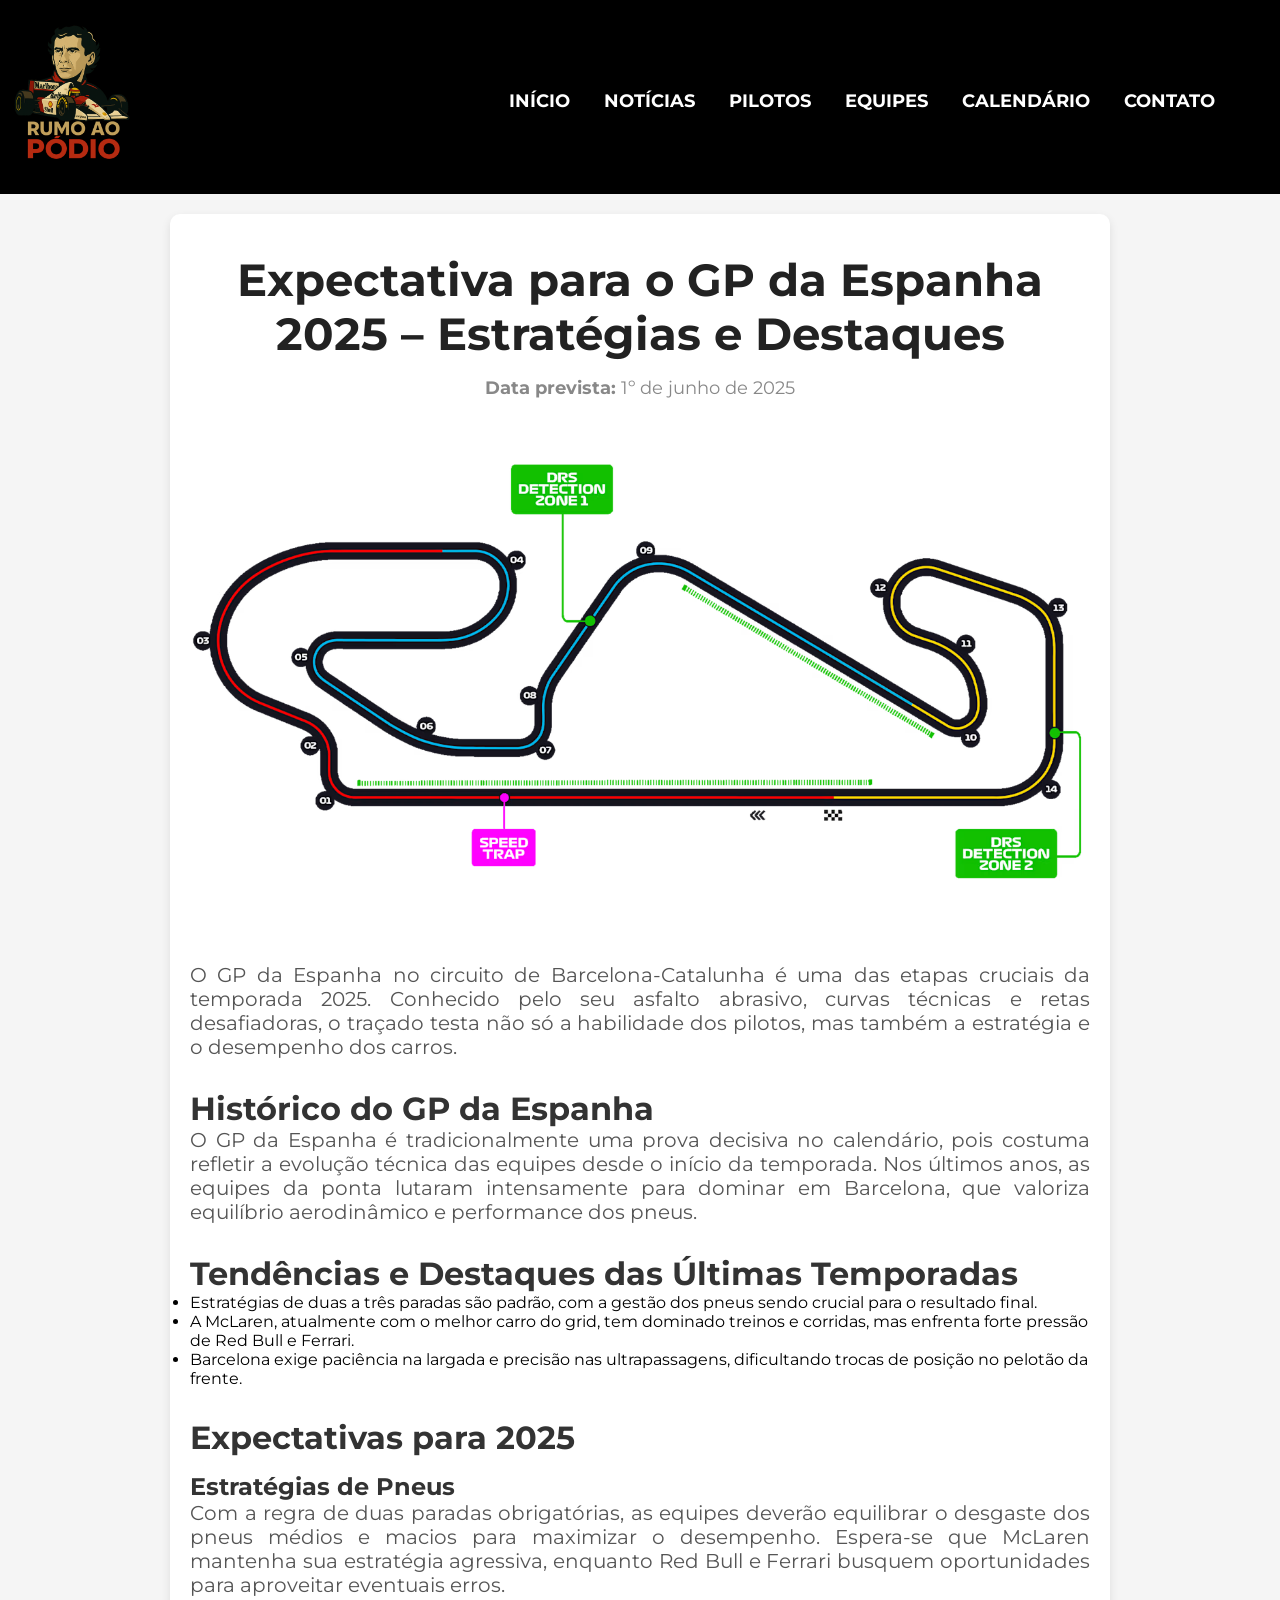
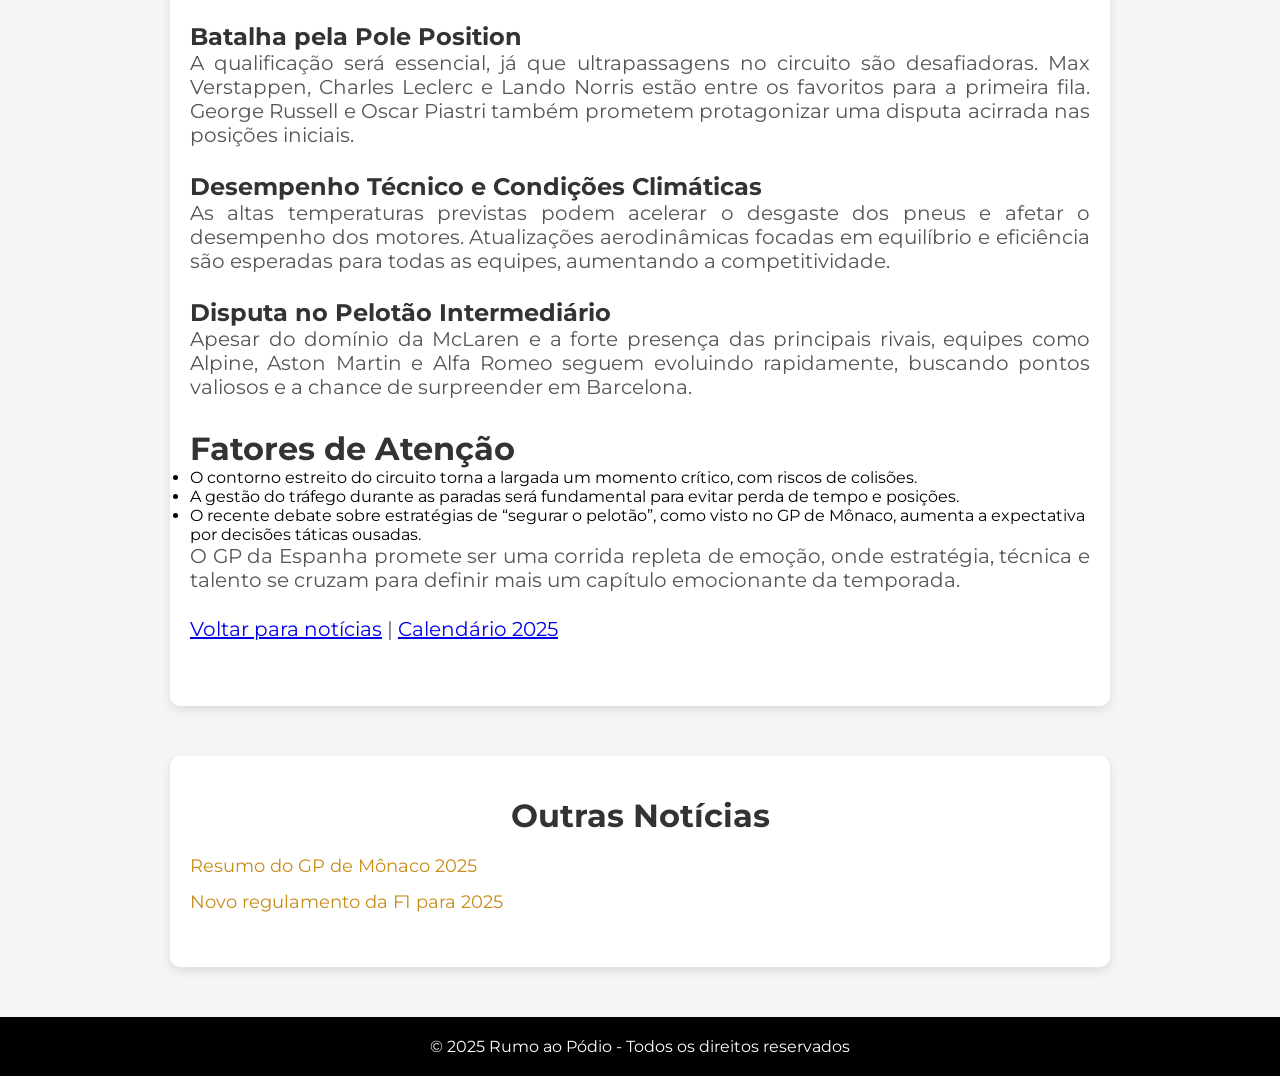
<file: preparacao_espanha.html>
<!DOCTYPE html>
<html lang="pt-br">

<head>
  <meta charset="UTF-8" />
  <meta name="viewport" content="width=device-width, initial-scale=1" />
  <title>Expectativa para o GP da Espanha 2025 – Estratégias e Destaques</title>
  <link href="https://fonts.googleapis.com/css2?family=Montserrat&display=swap" rel="stylesheet" />
  <link rel="stylesheet" href="style.css" />
</head>

<body>
  <header>
    <div class="logo">
      <img src="logo.png" alt="Logo Rumo ao Pódio" />
    </div>
    <nav>
      <ul>
        <li><a href="index.html">Início</a></li>
        <li><a href="noticias.html">Notícias</a></li>
        <li><a href="pilotos.html">Pilotos</a></li>
        <li><a href="equipes.html">Equipes</a></li>
        <li><a href="calendario.html">Calendário</a></li>
        <li><a href="contato.html">Contato</a></li>
      </ul>
    </nav>
  </header>

  <main>
    <section class="noticia-principal">
      <div class="container">
        <h1>Expectativa para o GP da Espanha 2025 – Estratégias e Destaques</h1>
        <p class="data-noticia"><strong>Data prevista:</strong> 1º de junho de 2025</p>

        <div class="imagem-noticia">
          <img src="circuito-barcelona.jpg" alt="Circuito de Barcelona-Catalunha" />
        </div>

        <div class="conteudo-noticia">
          <p>
            O GP da Espanha no circuito de Barcelona-Catalunha é uma das etapas cruciais da temporada 2025.
            Conhecido pelo seu asfalto abrasivo, curvas técnicas e retas desafiadoras, o traçado testa não só a habilidade dos pilotos,
            mas também a estratégia e o desempenho dos carros.
          </p>

          <h2>Histórico do GP da Espanha</h2>
          <p>
            O GP da Espanha é tradicionalmente uma prova decisiva no calendário, pois costuma refletir a evolução técnica das equipes desde o início da temporada.
            Nos últimos anos, as equipes da ponta lutaram intensamente para dominar em Barcelona, que valoriza equilíbrio aerodinâmico e performance dos pneus.
          </p>

          <h2>Tendências e Destaques das Últimas Temporadas</h2>
          <ul>
            <li>Estratégias de duas a três paradas são padrão, com a gestão dos pneus sendo crucial para o resultado final.</li>
            <li>A McLaren, atualmente com o melhor carro do grid, tem dominado treinos e corridas, mas enfrenta forte pressão de Red Bull e Ferrari.</li>
            <li>Barcelona exige paciência na largada e precisão nas ultrapassagens, dificultando trocas de posição no pelotão da frente.</li>
          </ul>

          <h2>Expectativas para 2025</h2>
          <h3>Estratégias de Pneus</h3>
          <p>
            Com a regra de duas paradas obrigatórias, as equipes deverão equilibrar o desgaste dos pneus médios e macios para maximizar o desempenho.
            Espera-se que McLaren mantenha sua estratégia agressiva, enquanto Red Bull e Ferrari busquem oportunidades para aproveitar eventuais erros.
          </p>

          <h3>Batalha pela Pole Position</h3>
          <p>
            A qualificação será essencial, já que ultrapassagens no circuito são desafiadoras. Max Verstappen, Charles Leclerc e Lando Norris estão entre os favoritos para a primeira fila.
            George Russell e Oscar Piastri também prometem protagonizar uma disputa acirrada nas posições iniciais.
          </p>

          <h3>Desempenho Técnico e Condições Climáticas</h3>
          <p>
            As altas temperaturas previstas podem acelerar o desgaste dos pneus e afetar o desempenho dos motores.
            Atualizações aerodinâmicas focadas em equilíbrio e eficiência são esperadas para todas as equipes, aumentando a competitividade.
          </p>

          <h3>Disputa no Pelotão Intermediário</h3>
          <p>
            Apesar do domínio da McLaren e a forte presença das principais rivais, equipes como Alpine, Aston Martin e Alfa Romeo seguem evoluindo rapidamente,
            buscando pontos valiosos e a chance de surpreender em Barcelona.
          </p>

          <h2>Fatores de Atenção</h2>
          <ul>
            <li>O contorno estreito do circuito torna a largada um momento crítico, com riscos de colisões.</li>
            <li>A gestão do tráfego durante as paradas será fundamental para evitar perda de tempo e posições.</li>
            <li>O recente debate sobre estratégias de “segurar o pelotão”, como visto no GP de Mônaco, aumenta a expectativa por decisões táticas ousadas.</li>
          </ul>

          <p>
            O GP da Espanha promete ser uma corrida repleta de emoção, onde estratégia, técnica e talento se cruzam para definir mais um capítulo emocionante da temporada.
          </p>

          <p>
            <a href="noticias.html">Voltar para notícias</a> | <a href="calendario.html">Calendário 2025</a>
          </p>
        </div>
      </div>
    </section>

    <section class="outros-artigos">
      <h2>Outras Notícias</h2>
      <ul>
        <li><a href="noticia-gp-monaco.html">Resumo do GP de Mônaco 2025</a></li>
        <li><a href="regulamento.html">Novo regulamento da F1 para 2025</a></li>
      </ul>
    </section>
  </main>

  <footer>
    <p>&copy; 2025 Rumo ao Pódio - Todos os direitos reservados</p>
  </footer>
</body>

</html>
</file>
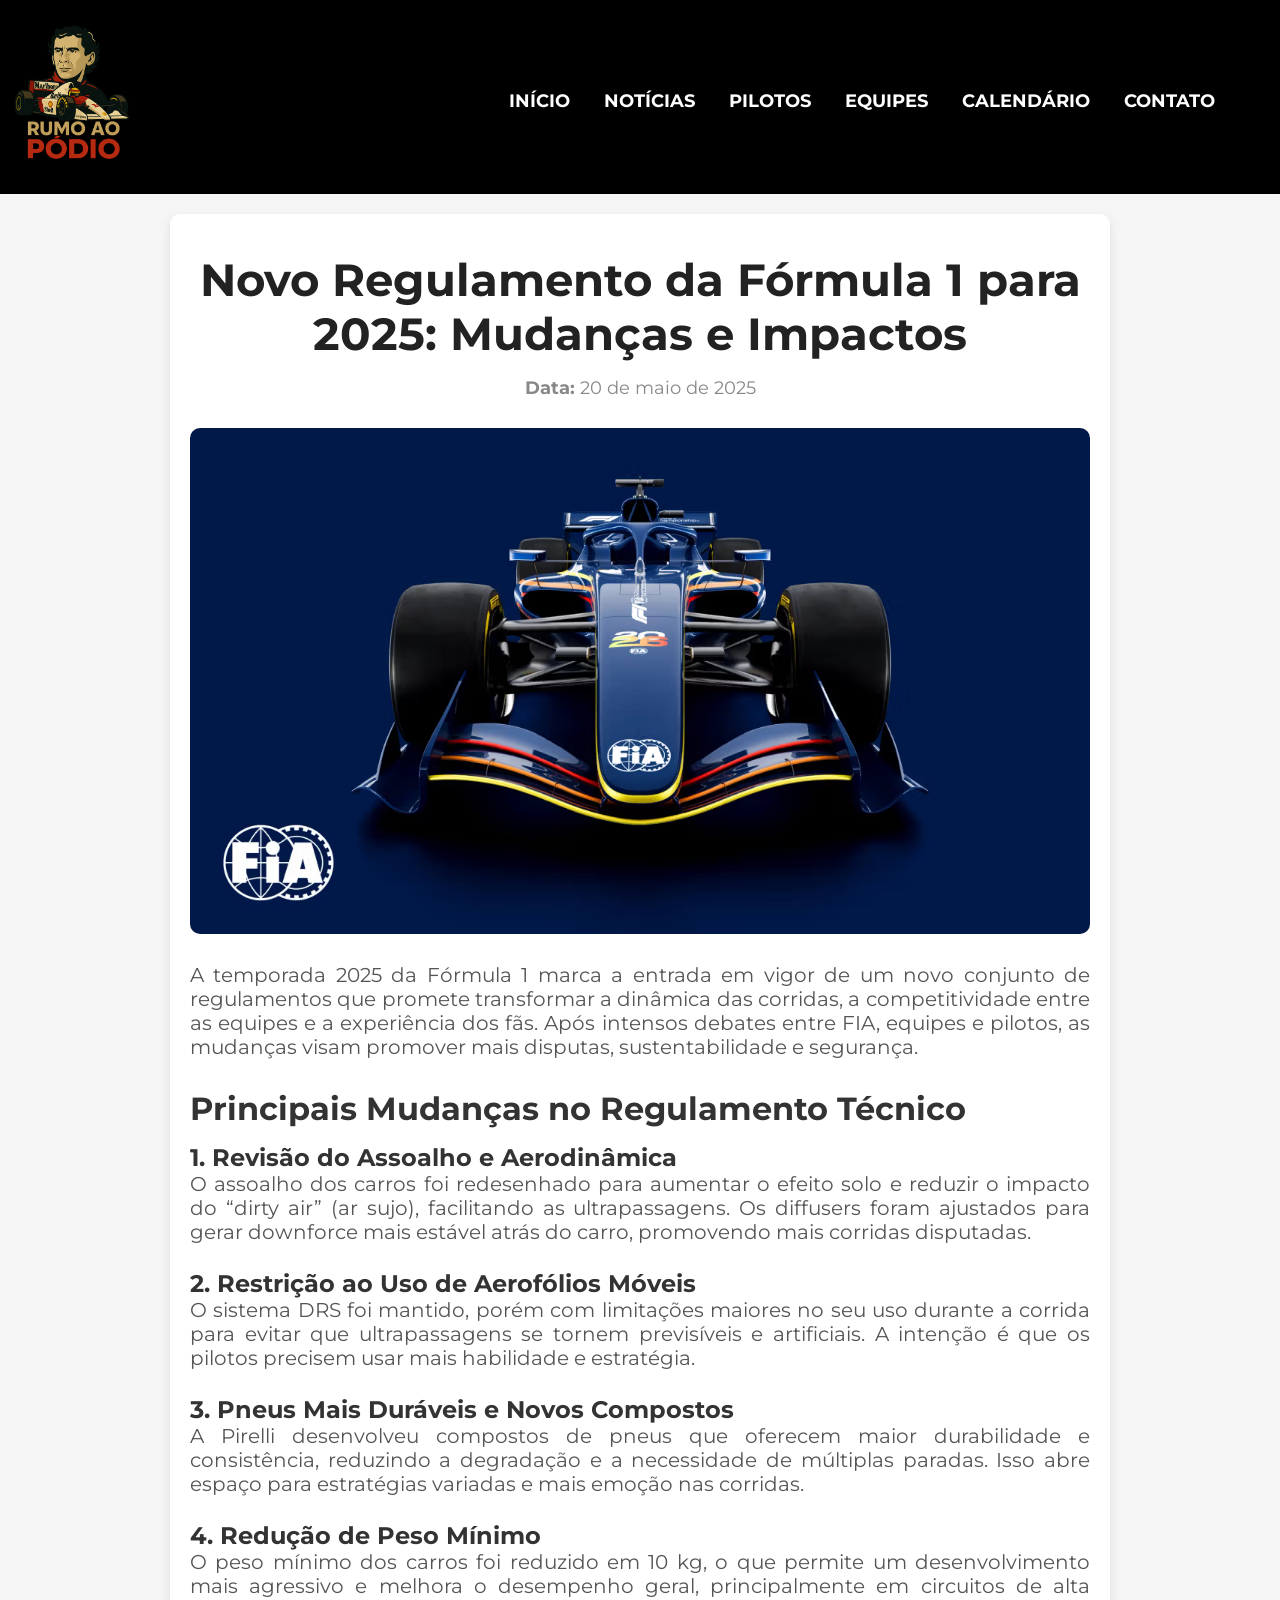
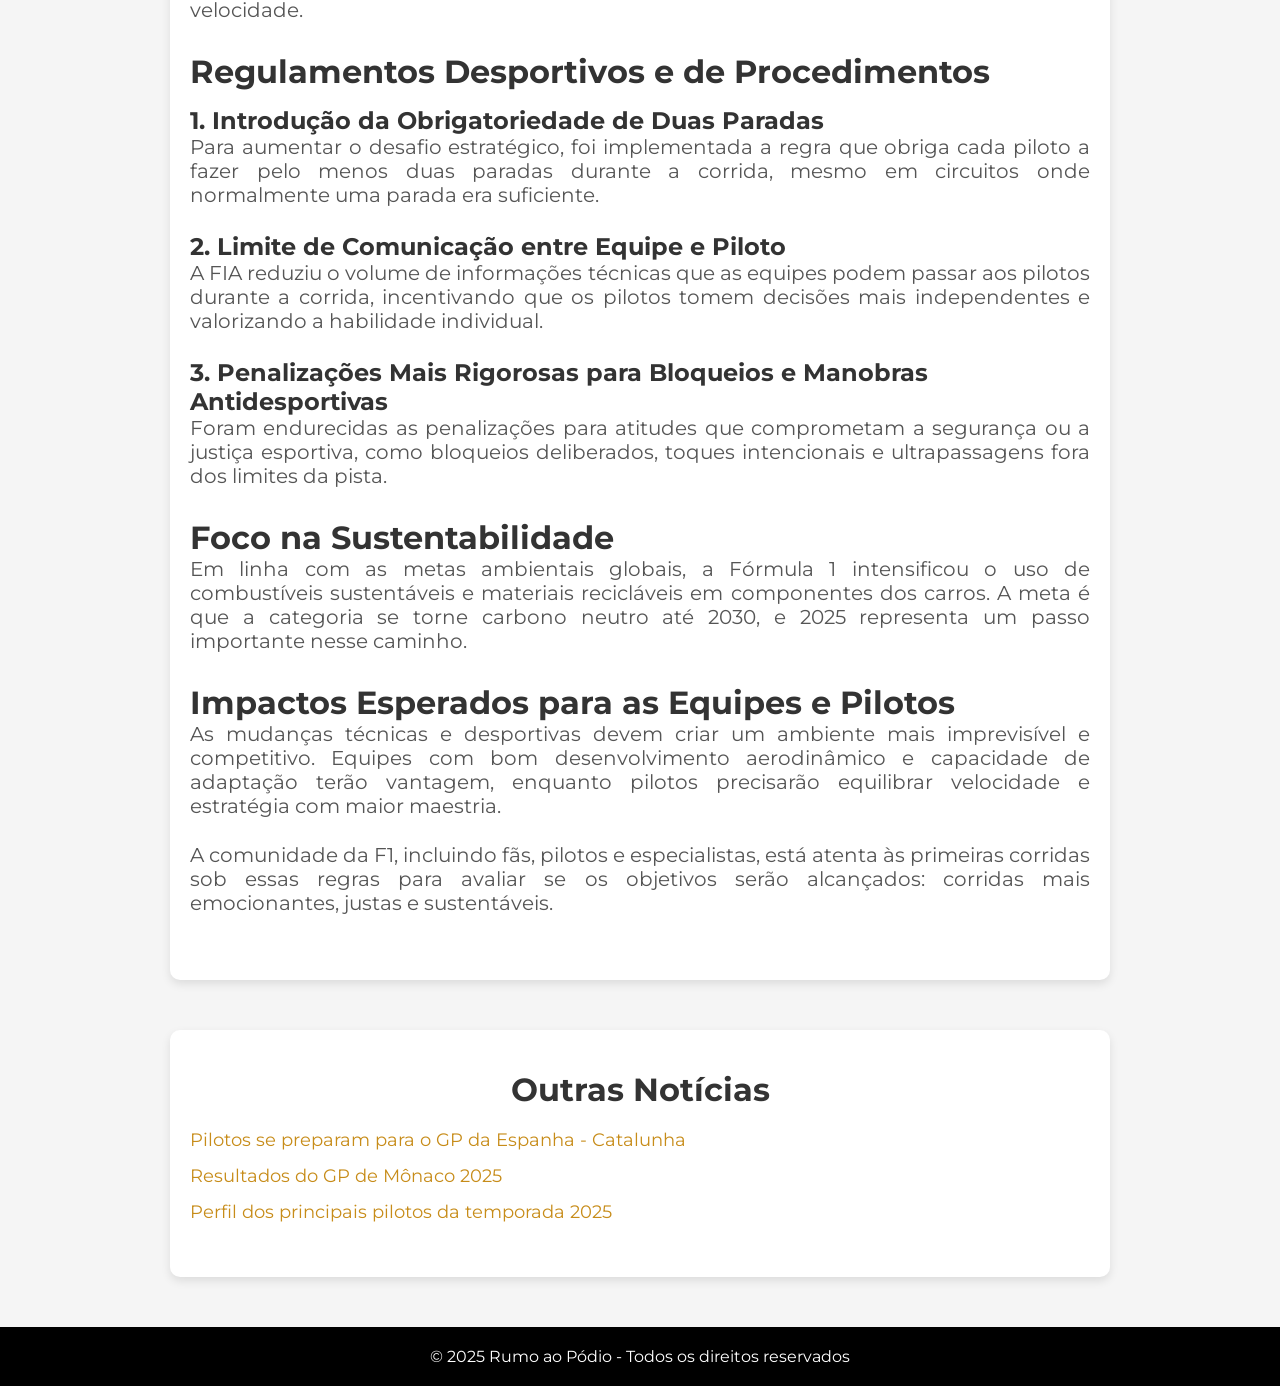
<file: regulamento.html>
<!DOCTYPE html>
<html lang="pt-br">

<head>
  <meta charset="UTF-8" />
  <meta name="viewport" content="width=device-width, initial-scale=1" />
  <title>Novo Regulamento da Fórmula 1 para 2025: Mudanças e Impactos</title>
  <link href="https://fonts.googleapis.com/css2?family=Montserrat&display=swap" rel="stylesheet" />
  <link rel="stylesheet" href="style.css" />
</head>

<body>
  <header>
    <div class="logo">
      <img src="logo.png" alt="Logo Rumo ao Pódio" />
    </div>
    <nav>
      <ul>
        <li><a href="index.html">Início</a></li>
        <li><a href="noticias.html">Notícias</a></li>
        <li><a href="pilotos.html">Pilotos</a></li>
        <li><a href="equipes.html">Equipes</a></li>
        <li><a href="calendario.html">Calendário</a></li>
        <li><a href="contato.html">Contato</a></li>
      </ul>
    </nav>
  </header>

  <main>
    <section class="noticia-principal">
      <div class="container">
        <h1>Novo Regulamento da Fórmula 1 para 2025: Mudanças e Impactos</h1>
        <p class="data-noticia"><strong>Data:</strong> 20 de maio de 2025</p>

        <div class="imagem-noticia">
          <img src="f1-regulamento-2025.jpg" alt="Novo regulamento da Fórmula 1 2025" />
        </div>

        <div class="conteudo-noticia">
          <p>
            A temporada 2025 da Fórmula 1 marca a entrada em vigor de um novo conjunto de regulamentos que promete transformar
            a dinâmica das corridas, a competitividade entre as equipes e a experiência dos fãs. Após intensos debates entre FIA,
            equipes e pilotos, as mudanças visam promover mais disputas, sustentabilidade e segurança.
          </p>

          <h2>Principais Mudanças no Regulamento Técnico</h2>

          <h3>1. Revisão do Assoalho e Aerodinâmica</h3>
          <p>
            O assoalho dos carros foi redesenhado para aumentar o efeito solo e reduzir o impacto do “dirty air” (ar sujo), facilitando
            as ultrapassagens. Os diffusers foram ajustados para gerar downforce mais estável atrás do carro, promovendo mais corridas disputadas.
          </p>

          <h3>2. Restrição ao Uso de Aerofólios Móveis</h3>
          <p>
            O sistema DRS foi mantido, porém com limitações maiores no seu uso durante a corrida para evitar que ultrapassagens
            se tornem previsíveis e artificiais. A intenção é que os pilotos precisem usar mais habilidade e estratégia.
          </p>

          <h3>3. Pneus Mais Duráveis e Novos Compostos</h3>
          <p>
            A Pirelli desenvolveu compostos de pneus que oferecem maior durabilidade e consistência, reduzindo a degradação
            e a necessidade de múltiplas paradas. Isso abre espaço para estratégias variadas e mais emoção nas corridas.
          </p>

          <h3>4. Redução de Peso Mínimo</h3>
          <p>
            O peso mínimo dos carros foi reduzido em 10 kg, o que permite um desenvolvimento mais agressivo e melhora o desempenho geral,
            principalmente em circuitos de alta velocidade.
          </p>

          <h2>Regulamentos Desportivos e de Procedimentos</h2>

          <h3>1. Introdução da Obrigatoriedade de Duas Paradas</h3>
          <p>
            Para aumentar o desafio estratégico, foi implementada a regra que obriga cada piloto a fazer pelo menos duas paradas
            durante a corrida, mesmo em circuitos onde normalmente uma parada era suficiente.
          </p>

          <h3>2. Limite de Comunicação entre Equipe e Piloto</h3>
          <p>
            A FIA reduziu o volume de informações técnicas que as equipes podem passar aos pilotos durante a corrida,
            incentivando que os pilotos tomem decisões mais independentes e valorizando a habilidade individual.
          </p>

          <h3>3. Penalizações Mais Rigorosas para Bloqueios e Manobras Antidesportivas</h3>
          <p>
            Foram endurecidas as penalizações para atitudes que comprometam a segurança ou a justiça esportiva,
            como bloqueios deliberados, toques intencionais e ultrapassagens fora dos limites da pista.
          </p>

          <h2>Foco na Sustentabilidade</h2>
          <p>
            Em linha com as metas ambientais globais, a Fórmula 1 intensificou o uso de combustíveis sustentáveis e materiais recicláveis
            em componentes dos carros. A meta é que a categoria se torne carbono neutro até 2030, e 2025 representa um passo importante nesse caminho.
          </p>

          <h2>Impactos Esperados para as Equipes e Pilotos</h2>
          <p>
            As mudanças técnicas e desportivas devem criar um ambiente mais imprevisível e competitivo. Equipes com bom desenvolvimento
            aerodinâmico e capacidade de adaptação terão vantagem, enquanto pilotos precisarão equilibrar velocidade e estratégia com maior maestria.
          </p>

          <p>
            A comunidade da F1, incluindo fãs, pilotos e especialistas, está atenta às primeiras corridas sob essas regras para avaliar
            se os objetivos serão alcançados: corridas mais emocionantes, justas e sustentáveis.
          </p>
        </div>
      </div>
    </section>

   <section class="outros-artigos">
  <h2>Outras Notícias</h2>
  <ul>
    <li><a href="noticias.html">Pilotos se preparam para o GP da Espanha - Catalunha</a></li>
    <li><a href="noticia-gp-monaco.html">Resultados do GP de Mônaco 2025</a></li>
    <li><a href="pilotos.html">Perfil dos principais pilotos da temporada 2025</a></li>
  </ul>
</section>

  </main>

  <footer>
    <p>&copy; 2025 Rumo ao Pódio - Todos os direitos reservados</p>
  </footer>
</body>

</html>
</file>
<file: style.css>
* {
  margin: 0;
  padding: 0;
  box-sizing: border-box;
}

body {
  font-family: 'Montserrat', sans-serif;
  margin: 0;
  padding: 0;
  background-color: #f5f5f5;
}

header {
  background-color: #000;
  color: #fff;
  padding: 20px 0;
}

.caixa {
  width: 940px;
  margin: 0 auto;
  position: relative;
}

header .logo img,
h1 img {
  width: 150px;
  height: auto;
}

nav {
  position: absolute;
  top: 90px;
  right: 50px;
}

nav ul {
  list-style: none;
}

nav ul li {
  display: inline;
  margin: 0 15px;
}

nav ul li a {
  color: #fff;
  text-decoration: none;
  font-size: 18px;
  text-transform: uppercase;
  font-weight: bold;
}

nav ul li a:hover {
  color: #C78C19;
  text-decoration: underline;
}

main {
  width: 940px;
  margin: 0 auto;
}

form {
  margin: 40px 0;
}

form label,
form legend {
  display: block;
  text-align: left;
  font-size: 20px;
  margin-bottom: 10px;
}

.input-padrao {
  display: block;
  margin-bottom: 20px;
  padding: 10px 20px;
  width: 50%;
  box-sizing: border-box;
}

textarea.input-padrao {
  resize: vertical;
}

fieldset {
  margin: 20px 0;
  border: 1px solid #ccc;
  padding: 20px;
}

.checkbox {
  margin: 20px 0;
}

.enviar {
  width: 25%;
  padding: 15px 0;
  background: orange;
  color: white;
  font-weight: bold;
  font-size: 18px;
  border: none;
  border-radius: 5px;
  transition: 1s all;
  cursor: pointer;
}

.enviar:hover {
  background: darkorange;
  transform: scale(1.1);
}

.hero {
  text-align: center;
  padding: 50px 0;
  background-color: #000;
  color: #fff;
  border-bottom: 5px solid #C78C19;
}

.hero h1 {
  font-size: 3rem;
  margin-top: 20px;
}

.hero p {
  font-size: 1.5rem;
}

.pilotos {
  padding: 30px;
  text-align: center;
  background-color: #fff;
  margin: 20px 0;
  border-radius: 8px;
  box-shadow: 0 4px 6px rgba(0, 0, 0, 0.1);
}

.pilotos h1 {
  font-size: 2.5rem;
  color: #333;
}

.pilotos p {
  font-size: 1.2rem;
  color: #555;
}

.pilotos-grid {
  display: grid;
  grid-template-columns: repeat(3, 1fr);
  gap: 30px;
  padding: 20px;
}

.piloto-item.maior {
  transform: scale(0.9);
}

.piloto-item img {
  width: 70%;
  height: auto;
  border-radius: 8px;
}

.piloto-item h3 {
  font-size: 1.5rem;
  color: #333;
}

.piloto-item p {
  font-size: 1rem;
  color: #666;
}

.noticia-principal {
  background-color: #fff;
  padding: 40px 20px;
  margin-top: 20px;
  border-radius: 10px;
  box-shadow: 0 4px 10px rgba(0, 0, 0, 0.1);
}

.noticia-principal .container {
  width: 100%;
  max-width: 900px;
  margin: 0 auto;
}

.noticia-principal h1 {
  font-size: 2.8rem;
  color: #222;
  margin-bottom: 15px;
  text-align: center;
  line-height: 1.2;
}

.data-noticia {
  font-size: 1.1rem;
  color: #888;
  text-align: center;
  margin-bottom: 30px;
}

.imagem-noticia img {
  width: 100%;
  height: auto;
  border-radius: 10px;
  margin-bottom: 25px;
}

.conteudo-noticia p {
  font-size: 1.25rem;
  color: #555;
  margin-bottom: 25px;
  text-align: justify;
  text-justify: inter-word;
}

.conteudo-noticia h2,
.conteudo-noticia h3 {
  margin-top: 30px;
  color: #333;
}

.conteudo-noticia h2 {
  font-size: 2rem;
}

.conteudo-noticia h3 {
  font-size: 1.5rem;
  margin-top: 15px;
}

.noticia-detalhada {
  background-color: #fff;
  padding: 40px 30px;
  max-width: 900px;
  margin: 40px auto;
  border-radius: 10px;
  box-shadow: 0 4px 12px rgba(0, 0, 0, 0.12);
  line-height: 1.6;
}

.noticia-detalhada h1 {
  font-size: 2.5rem;
  color: #222;
  text-align: center;
  margin-bottom: 15px;
}

.noticia-detalhada p {
  font-size: 1.2rem;
  color: #444;
  margin-bottom: 20px;
  text-align: justify;
}

.noticia-detalhada .imagem-noticia {
  display: flex;
  gap: 20px;
  justify-content: center;
  margin: 30px 0;
  flex-wrap: wrap;
}

.noticia-detalhada .imagem-noticia img {
  width: 100%;
  max-width: 420px;
  border-radius: 8px;
  box-shadow: 0 3px 8px rgba(0, 0, 0, 0.1);
}

.outros-artigos {
  margin-top: 50px;
  padding: 40px 20px;
  background-color: #fff;
  border-radius: 10px;
  box-shadow: 0 4px 10px rgba(0, 0, 0, 0.1);
}

.outros-artigos h2 {
  font-size: 2rem;
  color: #333;
  margin-bottom: 20px;
  text-align: center;
}

.outros-artigos ul {
  list-style-type: none;
  padding: 0;
}

.outros-artigos li {
  margin: 15px 0;
  font-size: 1.1rem;
}

.outros-artigos a {
  text-decoration: none;
  color: #C78C19;
}

.outros-artigos a:hover {
  text-decoration: underline;
}

footer {
  text-align: center;
  background-color: #000;
  color: #fff;
  padding: 20px;
  margin-top: 50px;
}

footer a {
  color: #fff;
  text-decoration: none;
  font-size: 1rem;
}

footer a:hover {
  color: #C78C19;
  text-decoration: underline;
}

footer img {
  width: 150px;
}

.copyright {
  font-size: 20px;
  margin-top: 20px;
}

@media (max-width: 768px) {
  header .logo img {
    width: 120px;
  }

  nav ul {
    padding: 0;
    text-align: left;
  }

  nav ul li {
    display: inline-block;
    margin: 0 10px;
  }

  .noticia-principal .container,
  .noticia-detalhada {
    width: 95%;
    padding: 0 10px;
  }

  .conteudo-noticia p,
  .noticia-detalhada p {
    font-size: 1.15rem;
  }

  .noticia-detalhada .imagem-noticia {
    flex-direction: column;
    align-items: center;
  }

  .noticia-detalhada .imagem-noticia img {
    max-width: 90%;
  }

  .input-padrao,
  .enviar {
    width: 100%;
  }
}
</file>
